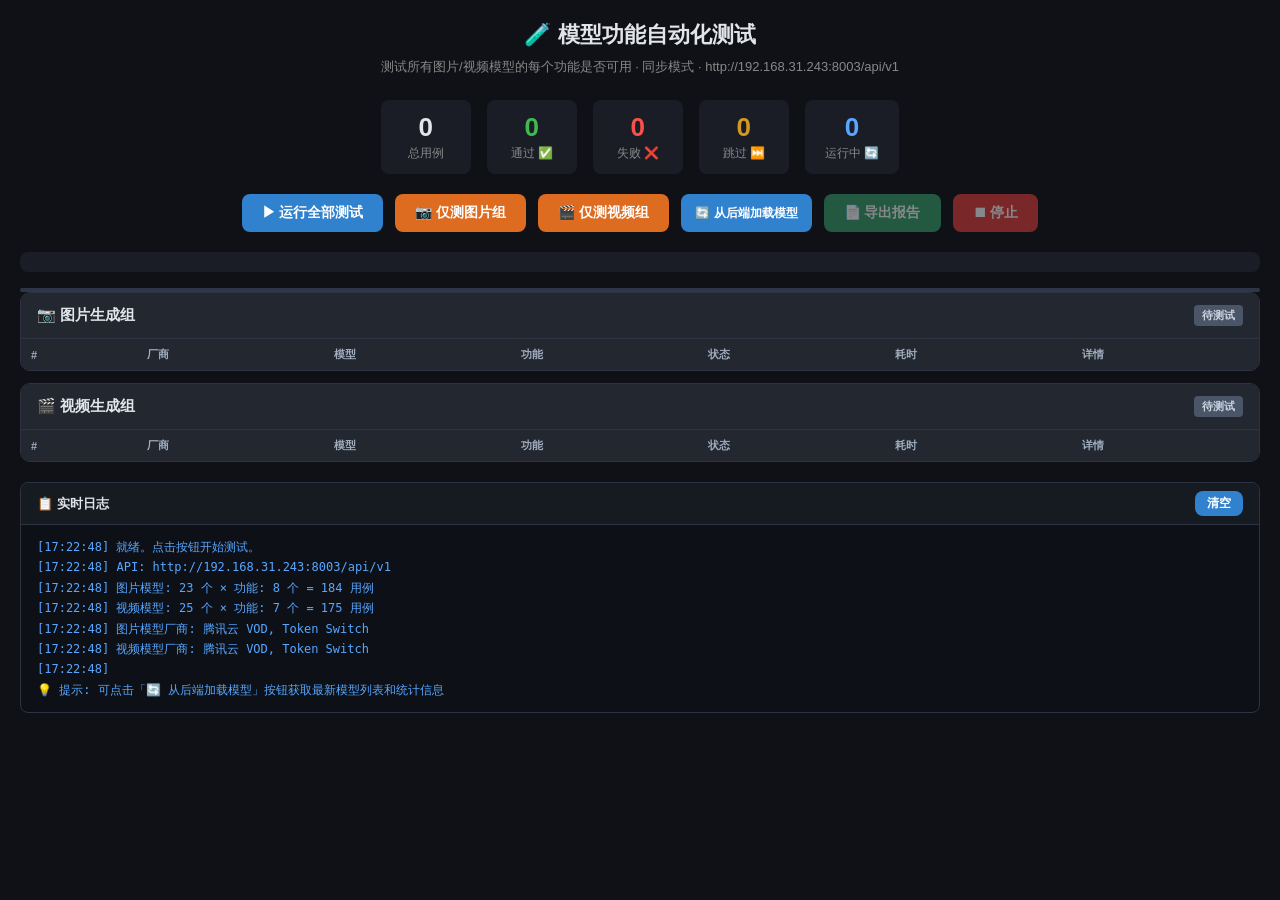
<file: model_test.html>
<!DOCTYPE html>
<html lang="zh-CN">
<head>
<meta charset="UTF-8">
<meta name="viewport" content="width=device-width, initial-scale=1.0">
<title>模型功能测试 - 视频大模型整合平台</title>
<style>
* { margin: 0; padding: 0; box-sizing: border-box; }
body { font-family: -apple-system, 'Segoe UI', sans-serif; background: #0f1117; color: #e1e4e8; padding: 20px; }
h1 { text-align: center; margin-bottom: 8px; font-size: 22px; }
.subtitle { text-align: center; color: #888; margin-bottom: 24px; font-size: 13px; }
.controls { display: flex; gap: 12px; justify-content: center; margin-bottom: 20px; flex-wrap: wrap; }
.btn { padding: 10px 20px; border: none; border-radius: 8px; cursor: pointer; font-size: 14px; font-weight: 600; transition: all .2s; }
.btn-primary { background: #3182ce; color: #fff; }
.btn-primary:hover { background: #2c6cb8; }
.btn-success { background: #38a169; color: #fff; }
.btn-success:hover { background: #2f8557; }
.btn-danger { background: #e53e3e; color: #fff; }
.btn-danger:hover { background: #c53030; }
.btn-warning { background: #dd6b20; color: #fff; }
.btn-warning:hover { background: #c05621; }
.btn-info { background: #3182ce; color: #fff; }
.btn-info:hover { background: #2c6cb8; }
.btn-sm { padding: 6px 14px; font-size: 12px; }
.btn:disabled { opacity: .5; cursor: not-allowed; }

#statusBar { text-align: center; padding: 10px; margin-bottom: 16px; border-radius: 8px; font-size: 14px; background: #1a1d26; }
#statusBar.running { background: #1a365d; color: #63b3ed; }
#statusBar.done { background: #22543d; color: #68d391; }
#statusBar.error { background: #742a2a; color: #feb2b2; }

.grid { display: grid; gap: 12px; max-width: 1500px; margin: 0 auto; }
.card { background: #1a1d26; border-radius: 10px; overflow: hidden; border: 1px solid #2d3342; }
.card-header { display: flex; align-items: center; justify-content: space-between; padding: 12px 16px; background: #23272f; border-bottom: 1px solid #2d3342; font-weight: 700; font-size: 15px; }
.card-header .badge { font-size: 11px; padding: 3px 8px; border-radius: 4px; font-weight: 600; }
.badge-pending { background: #4a5568; color: #cbd5e0; }
.badge-running { background: #2b6cb0; color: #bee3f8; }
.badge-pass { background: #276749; color: #c6f6d5; }
.badge-fail { background: #9b2c2c; color: #fed7d7; }
.badge-skip { background: #744210; color: #fefcbf; }

.test-table { width: 100%; border-collapse: collapse; font-size: 13px; }
.test-table th { background: #23272f; padding: 8px 10px; text-align: left; font-weight: 600; color: #a0aec0; font-size: 11px; text-transform: uppercase; letter-spacing: .5px; position: sticky; top: 0; }
.test-table td { padding: 7px 10px; border-top: 1px solid #2d3342; vertical-align: top; }
.test-table tr:hover td { background: #22262f; }
.test-table .model-name { font-weight: 600; white-space: nowrap; }
.test-table .feature-name { color: #90cdf4; }
.test-table .result-detail { font-size: 11px; color: #a0aec0; word-break: break-all; line-height: 1.5; }

.vendor-tag-a { display: inline-block; font-size: 10px; font-weight: 700; padding: 1px 6px; border-radius: 3px; background: #2c5282; color: #bee3f8; white-space: nowrap; }
.vendor-tag-b { display: inline-block; font-size: 10px; font-weight: 700; padding: 1px 6px; border-radius: 3px; background: #744210; color: #fefcbf; white-space: nowrap; }
.vendor-tag-unknown { display: inline-block; font-size: 10px; font-weight: 700; padding: 1px 6px; border-radius: 3px; background: #4a5568; color: #cbd5e0; white-space: nowrap; }

.progress-bar { height: 4px; background: #2d3748; border-radius: 2px; overflow: hidden; margin-top: 8px; }
.progress-fill { height: 100%; background: #3182ce; transition: width .3s; }
.stats { display: flex; gap: 16px; justify-content: center; margin-bottom: 20px; flex-wrap: wrap; }
.stat-item { text-align: center; padding: 12px 20px; background: #1a1d26; border-radius: 8px; min-width: 90px; }
.stat-num { font-size: 26px; font-weight: 800; }
.stat-label { font-size: 12px; color: #888; margin-top: 2px; }
.log-area { max-width: 1500px; margin: 20px auto; background: #0d1117; border-radius: 8px; border: 1px solid #2d3342; overflow: hidden; }
.log-header { display: flex; justify-content: space-between; align-items: center; padding: 8px 16px; background: #161b22; border-bottom: 1px solid #2d3342; font-size: 13px; font-weight: 600; }
.log-body { padding: 12px 16px; font-family: 'Cascadia Code', 'Fira Code', monospace; font-size: 12px; line-height: 1.7; max-height: 400px; overflow-y: auto; white-space: pre-wrap; color: #c9d1d9; }
.log-info { color: #58a6ff; }
.log-ok { color: #3fb950; }
.log-warn { color: #d29922; }
.log-err { color: #f85149; }

.summary-panel { max-width: 1500px; margin: 0 auto 20px; background: #1a1d26; border-radius: 8px; border: 1px solid #2d3342; padding: 16px 20px; }
.summary-grid { display: grid; grid-template-columns: repeat(auto-fit, minmax(200px, 1fr)); gap: 12px; }
.summary-item { background: #23272f; border-radius: 6px; padding: 12px 16px; }
.summary-item-title { font-size: 11px; color: #888; text-transform: uppercase; letter-spacing: .5px; margin-bottom: 4px; }
.summary-item-value { font-size: 22px; font-weight: 800; }
.summary-item-sub { font-size: 11px; color: #a0aec0; margin-top: 2px; }
</style>
</head>
<body>

<h1>🧪 模型功能自动化测试</h1>
<p class="subtitle">测试所有图片/视频模型的每个功能是否可用 · 同步模式 · <span id="apiUrl">http://192.168.31.243:8003/api/v1</span></p>

<div class="summary-panel" id="summaryPanel" style="display:none;">
    <div class="summary-grid" id="summaryGrid"></div>
</div>

<div class="stats" id="stats">
    <div class="stat-item"><div class="stat-num" id="statTotal">0</div><div class="stat-label">总用例</div></div>
    <div class="stat-item"><div class="stat-num" style="color:#3fb950;" id="statPass">0</div><div class="stat-label">通过 ✅</div></div>
    <div class="stat-item"><div class="stat-num" style="color:#f85149;" id="statFail">0</div><div class="stat-label">失败 ❌</div></div>
    <div class="stat-item"><div class="stat-num" style="color:#d29922;" id="statSkip">0</div><div class="stat-label">跳过 ⏭️</div></div>
    <div class="stat-item"><div class="stat-num" style="color:#58a6ff;" id="statRunning">0</div><div class="stat-label">运行中 🔄</div></div>
</div>

<div class="controls">
    <button class="btn btn-primary" onclick="runAllTests()" id="btnRunAll">▶ 运行全部测试</button>
    <button class="btn btn-warning" onclick="runImageTests()" id="btnRunImg">📷 仅测图片组</button>
    <button class="btn btn-warning" onclick="runVideoTests()" id="btnRunVid">🎬 仅测视频组</button>
    <button class="btn btn-info btn-sm" onclick="loadModelsFromAPI()" id="btnLoadAPI">🔄 从后端加载模型</button>
    <button class="btn btn-success" onclick="exportReport()" id="btnExport" disabled>📄 导出报告</button>
    <button class="btn btn-danger" onclick="stopTests()" id="btnStop" disabled>⏹ 停止</button>
</div>

<div id="statusBar"></div>
<div class="progress-bar"><div class="progress-fill" id="progressFill" style="width:0%"></div></div>

<div class="grid" id="testGrid"></div>

<div class="log-area">
    <div class="log-header"><span>📋 实时日志</span><button class="btn btn-primary" style="padding:4px 12px;font-size:12px;" onclick="clearLog()">清空</button></div>
    <div class="log-body" id="logBody"></div>
</div>

<script>
const API_BASE = 'http://192.168.31.243:8003/api/v1';
let isRunning = false;
let shouldStop = false;
let testResults = [];
let abortController = null;
let apiSummary = null;

const IMAGE_MODELS = [
    { id: 'image_5.0_lite', name: '图片5.0 Lite', vendor: 'vendor_a', vendor_name: '腾讯云 VOD' },
    { id: 'image_4.6', name: '图片4.6', vendor: 'vendor_a', vendor_name: '腾讯云 VOD' },
    { id: 'image_4.5', name: '图片4.5', vendor: 'vendor_a', vendor_name: '腾讯云 VOD' },
    { id: 'image_4.1', name: '图片4.1', vendor: 'vendor_a', vendor_name: '腾讯云 VOD' },
    { id: 'image_4.0', name: '图片4.0', vendor: 'vendor_a', vendor_name: '腾讯云 VOD' },
    { id: 'kling_3_0', name: 'Kling 3.0', vendor: 'vendor_a', vendor_name: '腾讯云 VOD' },
    { id: 'kling3.0-omni_3_0_Omini', name: 'Kling3.0-Omni', vendor: 'vendor_a', vendor_name: '腾讯云 VOD' },
    { id: 'kling_01', name: 'Kling 0.1', vendor: 'vendor_a', vendor_name: '腾讯云 VOD' },
    { id: 'vidu_q2', name: 'Vidu q2', vendor: 'vendor_a', vendor_name: '腾讯云 VOD' },
    { id: 'gg_3_1', name: 'GG 3.1', vendor: 'vendor_a', vendor_name: '腾讯云 VOD' },
    { id: 'sl_5_0_lite', name: 'SL 5.0 Lite', vendor: 'vendor_a', vendor_name: '腾讯云 VOD' },
    { id: 'sl_4_5', name: 'SL 4.5', vendor: 'vendor_a', vendor_name: '腾讯云 VOD' },
    { id: 'sl_4_0', name: 'SL 4.0', vendor: 'vendor_a', vendor_name: '腾讯云 VOD' },
    { id: 'og_image2_medium', name: 'OG Image2 Medium', vendor: 'vendor_a', vendor_name: '腾讯云 VOD' },
    { id: 'og_image2_low', name: 'OG Image2 Low', vendor: 'vendor_a', vendor_name: '腾讯云 VOD' },
    { id: 'gpt-image-2', name: 'GPT Image 2', vendor: 'vendor_b', vendor_name: 'Token Switch' },
    { id: 'gemini-3.1-flash-image-preview', name: 'Gemini 3.1 Flash Image', vendor: 'vendor_b', vendor_name: 'Token Switch' },
    { id: 'gemini-3-pro-image-preview', name: 'Gemini 3 Pro Image', vendor: 'vendor_b', vendor_name: 'Token Switch' },
    { id: 'gemini-2.5-flash-image', name: 'Gemini 2.5 Flash Image', vendor: 'vendor_b', vendor_name: 'Token Switch' },
    { id: 'happyhorse-1.0-video-edit-1080p', name: 'HappyHorse Video Edit 1080P', vendor: 'vendor_b', vendor_name: 'Token Switch' },
    { id: 'happyhorse-1.0-video-edit-720p', name: 'HappyHorse Video Edit 720P', vendor: 'vendor_b', vendor_name: 'Token Switch' },
    { id: 'happyhorse-1.0-r2v-1080p', name: 'HappyHorse R2V 1080P', vendor: 'vendor_b', vendor_name: 'Token Switch' },
    { id: 'happyhorse-1.0-r2v-720p', name: 'HappyHorse R2V 720P', vendor: 'vendor_b', vendor_name: 'Token Switch' }
];

const IMAGE_FEATURES = [
    { id: 'text_to_image', name: '文生图', prompt: '一只可爱的橘猫坐在窗台上看夕阳' },
    { id: 'image_reference', name: '参考图', prompt: '参考风格生成类似画面', needFile: true },
    { id: 'style_transfer', name: '风格转换', prompt: '将照片转换为水彩画风格' },
    { id: 'inpainting', name: '局部重绘', prompt: '将画面中的天空部分重绘为星空' },
    { id: 'outpainting', name: '扩图', prompt: '向四周扩展画面内容' },
    { id: 'object_removal', name: '消除笔', prompt: '移除画面中的杂物' },
    { id: 'face_swap', name: 'AI换脸', prompt: '替换人脸' },
    { id: 'outfit_change', name: 'AI换装', prompt: '更换服装为汉服' }
];

const VIDEO_MODELS = [
    { id: 'seedance_2.0_fast_vip', name: 'Seedance 2.0 Fast VIP', vendor: 'vendor_a', vendor_name: '腾讯云 VOD' },
    { id: 'seedance_2.0_vip', name: 'Seedance 2.0 VIP', vendor: 'vendor_a', vendor_name: '腾讯云 VOD' },
    { id: 'seedance_2.0_fast', name: 'Seedance 2.0 Fast', vendor: 'vendor_a', vendor_name: '腾讯云 VOD' },
    { id: 'seedance_2.0', name: 'Seedance 2.0', vendor: 'vendor_a', vendor_name: '腾讯云 VOD' },
    { id: 'kling_3_0', name: 'Kling 3.0', vendor: 'vendor_a', vendor_name: '腾讯云 VOD' },
    { id: 'kling3.0-omni_3_0_Omini', name: 'Kling3.0-Omni', vendor: 'vendor_a', vendor_name: '腾讯云 VOD' },
    { id: 'kling_01', name: 'Kling 0.1', vendor: 'vendor_a', vendor_name: '腾讯云 VOD' },
    { id: 'vidu_q2', name: 'Vidu q2', vendor: 'vendor_a', vendor_name: '腾讯云 VOD' },
    { id: 'gg_3_1', name: 'GG 3.1', vendor: 'vendor_a', vendor_name: '腾讯云 VOD' },
    { id: 'hailuo_02', name: 'Hailuo 02', vendor: 'vendor_a', vendor_name: '腾讯云 VOD' },
    { id: 'gv_3_1', name: 'GV 3.1', vendor: 'vendor_a', vendor_name: '腾讯云 VOD' },
    { id: 'kling_2_1', name: 'Kling 2.1', vendor: 'vendor_a', vendor_name: '腾讯云 VOD' },
    { id: 'kling_2_6', name: 'Kling 2.6', vendor: 'vendor_a', vendor_name: '腾讯云 VOD' },
    { id: 'vidu_q3', name: 'Vidu Q3', vendor: 'vendor_a', vendor_name: '腾讯云 VOD' },
    { id: 'vidu_q2_turbo', name: 'Vidu Q2 Turbo', vendor: 'vendor_a', vendor_name: '腾讯云 VOD' },
    { id: 'happyhorse-1.0-video-gen-1080p', name: 'HappyHorse Video Gen 1080P', vendor: 'vendor_b', vendor_name: 'Token Switch' },
    { id: 'happyhorse-1.0-video-gen-720p', name: 'HappyHorse Video Gen 720P', vendor: 'vendor_b', vendor_name: 'Token Switch' },
    { id: 'happyhorse-1.0-video-edit-1080p', name: 'HappyHorse Video Edit 1080P', vendor: 'vendor_b', vendor_name: 'Token Switch' },
    { id: 'happyhorse-1.0-video-edit-720p', name: 'HappyHorse Video Edit 720P', vendor: 'vendor_b', vendor_name: 'Token Switch' },
    { id: 'happyhorse-1.0-r2v-1080p', name: 'HappyHorse R2V 1080P', vendor: 'vendor_b', vendor_name: 'Token Switch' },
    { id: 'happyhorse-1.0-r2v-720p', name: 'HappyHorse R2V 720P', vendor: 'vendor_b', vendor_name: 'Token Switch' },
    { id: 'gemini-3.1-flash-video', name: 'Gemini 3.1 Flash Video', vendor: 'vendor_b', vendor_name: 'Token Switch' },
    { id: 'gemini-3-pro-video', name: 'Gemini 3 Pro Video', vendor: 'vendor_b', vendor_name: 'Token Switch' },
    { id: 'gemini-2.5-flash-video', name: 'Gemini 2.5 Flash Video', vendor: 'vendor_b', vendor_name: 'Token Switch' },
    { id: 'suno-video', name: 'Suno Video', vendor: 'vendor_b', vendor_name: 'Token Switch' }
];

const VIDEO_FEATURES = [
    { id: 'text_to_video', name: '视频扩写(文生视频)', prompt: '一只蝴蝶在花丛中飞舞，花瓣飘落' },
    { id: 'global_reference', name: '全能参考(图生视频)', prompt: '让画面中的元素动起来', needFile: true },
    { id: 'first_last_frame', name: '首尾帧生成', prompt: '平滑过渡动画效果' },
    { id: 'multi_reference', name: '多帧参考', prompt: '让两个角色互动跳舞', needFileMulti: true },
    { id: 'template_effect', name: '特效复刻', prompt: '应用电影级特效模板' },
    { id: 'motion_control', name: '动作模仿', prompt: '模仿指定动作轨迹' },
    { id: 'lip_sync', name: '对口型', prompt: '让角色口型与音频同步' }
];

const TEST_PROMPTS = {
    image: '一只可爱的橘猫坐在窗台上看夕阳，温暖的午后光线',
    video: '一只蝴蝶在花丛中飞舞，花瓣随风缓缓飘落'
};

function log(msg, type = 'info') {
    const el = document.getElementById('logBody');
    const time = new Date().toLocaleTimeString('zh-CN', { hour12: false });
    const cls = type === 'ok' ? 'log-ok' : type === 'warn' ? 'log-warn' : type === 'err' ? 'log-err' : 'log-info';
    el.innerHTML += `<span class="${cls}">[${time}] ${msg}</span>\n`;
    el.scrollTop = el.scrollHeight;
}

function clearLog() { document.getElementById('logBody').innerHTML = ''; }

function getVendorTag(vendor) {
    if (vendor === 'vendor_a') return '<span class="vendor-tag-a">腾讯云</span>';
    if (vendor === 'vendor_b') return '<span class="vendor-tag-b">TS</span>';
    return '<span class="vendor-tag-unknown">' + (vendor || '?') + '</span>';
}

function updateStats() {
    const total = testResults.length;
    const pass = testResults.filter(r => r.status === 'pass').length;
    const fail = testResults.filter(r => r.status === 'fail').length;
    const skip = testResults.filter(r => r.status === 'skip').length;
    const running = testResults.filter(r => r.status === 'running').length;
    document.getElementById('statTotal').textContent = total;
    document.getElementById('statPass').textContent = pass;
    document.getElementById('statFail').textContent = fail;
    document.getElementById('statSkip').textContent = skip;
    document.getElementById('statRunning').textContent = running;

    const done = pass + fail + skip;
    const pct = total > 0 ? Math.round(done / total * 100) : 0;
    document.getElementById('progressFill').style.width = pct + '%';
}

function setStatus(msg, cls) {
    const el = document.getElementById('statusBar');
    el.textContent = msg;
    el.className = cls;
}

function setButtons(running) {
    isRunning = running;
    document.getElementById('btnRunAll').disabled = running;
    document.getElementById('btnRunImg').disabled = running;
    document.getElementById('btnRunVid').disabled = running;
    document.getElementById('btnLoadAPI').disabled = running;
    document.getElementById('btnStop').disabled = !running;
}

function renderSummaryPanel() {
    const panel = document.getElementById('summaryPanel');
    const grid = document.getElementById('summaryGrid');

    if (!apiSummary) {
        panel.style.display = 'none';
        return;
    }

    panel.style.display = 'block';
    const s = apiSummary;

    let html = '';
    html += `<div class="summary-item"><div class="summary-item-title">📷 图片模型</div><div class="summary-item-value">${s.total_image_models}</div><div class="summary-item-sub">厂商: ${s.vendors?.join(', ') || '-'}</div></div>`;
    html += `<div class="summary-item"><div class="summary-item-title">🎬 视频模型</div><div class="summary-item-value">${s.total_video_models}</div><div class="summary-item-sub">含 Token Switch 模型</div></div>`;
    html += `<div class="summary-item"><div class="summary-item-title">🔊 音色</div><div class="summary-item-value">${s.total_voices}</div><div class="summary-item-sub">TTS 音色列表</div></div>`;
    grid.innerHTML = html;
}

function renderGrid() {
    const grid = document.getElementById('testGrid');
    let html = '';

    html += '<div class="card">';
    html += '<div class="card-header"><span>📷 图片生成组</span><span class="badge badge-pending" id="imgBadge">待测试</span></div>';
    html += '<table class="test-table"><thead><tr><th>#</th><th>厂商</th><th>模型</th><th>功能</th><th>状态</th><th>耗时</th><th>详情</th></tr></thead><tbody id="imgBody"></tbody></table>';
    html += '</div>';

    html += '<div class="card">';
    html += '<div class="card-header"><span>🎬 视频生成组</span><span class="badge badge-pending" id="vidBadge">待测试</span></div>';
    html += '<table class="test-table"><thead><tr><th>#</th><th>厂商</th><th>模型</th><th>功能</th><th>状态</th><th>耗时</th><th>详情</th></tr></thead><tbody id="vidBody"></tbody></table>';
    html += '</div>';

    grid.innerHTML = html;
}

function renderRow(idx, model, feature, result) {
    let badgeCls = 'badge-pending', badgeText = '⏳ 待测';
    if (result) {
        if (result.status === 'running') { badgeCls = 'badge-running'; badgeText = '🔄 测试中'; }
        else if (result.status === 'pass') { badgeCls = 'badge-pass'; badgeText = '✅ 通过'; }
        else if (result.status === 'fail') { badgeCls = 'badge-fail'; badgeText = '❌ 失败'; }
        else if (result.status === 'skip') { badgeCls = 'badge-skip'; badgeText = '⏭️ 跳过'; }
    }
    return `<tr id="row-${idx}">
        <td>${idx + 1}</td>
        <td>${getVendorTag(model.vendor)}</td>
        <td class="model-name">${model.name}</td>
        <td class="feature-name">${feature.name}</td>
        <td><span class="badge ${badgeCls}">${badgeText}</span></td>
        <td>${result?.duration ? result.duration + 'ms' : '-'}</td>
        <td class="result-detail">${result?.detail || ''}</td>
    </tr>`;
}

async function loadModelsFromAPI() {
    const btn = document.getElementById('btnLoadAPI');
    btn.disabled = true;
    btn.textContent = '⏳ 加载中...';
    log('🔄 正在从后端加载模型列表...', 'info');

    try {
        const resp = await fetch(`${API_BASE}/models`);
        const data = await resp.json();

        if (data.code !== 200 || !data.data) {
            throw new Error(data.message || '返回数据异常');
        }

        apiSummary = data.data.summary || null;

        const apiImgModels = (data.data.image_models || []).map(m => ({
            id: m.id,
            name: m.name,
            vendor: m.vendor || '',
            vendor_name: m.vendor_name || ''
        }));

        const apiVidModels = (data.data.video_models || []).map(m => ({
            id: m.id,
            name: m.name,
            vendor: m.vendor || '',
            vendor_name: m.vendor_name || ''
        }));

        log(`✅ 从后端加载成功: 图片=${apiImgModels.length}, 视频=${apiVidModels.length}`, 'ok');

        if (apiSummary) {
            log(`📊 统计: 图片=${apiSummary.total_image_models}, 视频=${apiSummary.total_video_models}, 音色=${apiSummary.total_voices}`, 'info');
        }

        if (apiImgModels.length > 0) {
            IMAGE_MODELS.length = 0;
            IMAGE_MODELS.push(...apiImgModels);
        }
        if (apiVidModels.length > 0) {
            VIDEO_MODELS.length = 0;
            VIDEO_MODELS.push(...apiVidModels);
        }

        renderSummaryPanel();
        renderGrid();
        updateStats();

        log(`📋 当前用例数: 图片 ${IMAGE_MODELS.length}×${IMAGE_FEATURES.length}=${IMAGE_MODELS.length*IMAGE_FEATURES.length}, 视频 ${VIDEO_MODELS.length}×${VIDEO_FEATURES.length}=${VIDEO_MODELS.length*VIDEO_FEATURES.length}`, 'info');
        btn.textContent = '✅ 已从后端加载';

    } catch (err) {
        log(`❌ 加载失败: ${err.message}`, 'err');
        btn.textContent = '🔄 从后端加载模型（失败）';
    }
    btn.disabled = false;
}

async function runSingleTest(idx, sceneType, model, feature) {
    const rowId = `row-${idx}`;
    const rowEl = document.getElementById(rowId);
    if (!rowEl) return null;

    const result = {
        idx,
        sceneType,
        model: model.name,
        vendor: model.vendor || '',
        vendor_name: model.vendor_name || '',
        feature: feature.name,
        status: 'running',
        startTime: Date.now()
    };
    testResults[idx] = result;
    updateStats();

    rowEl.innerHTML = renderRow(idx, model, feature, result);
    log(`[测试 ${idx + 1}] ${sceneType === 'image' ? '📷' : '🎬'} [${model.vendor_name || model.vendor || '?'}] ${model.name} × ${feature.name} ...`, 'info');

    try {
        const body = buildRequestBody(sceneType, model.id, feature, model.vendor);
        const startTs = Date.now();
        const resp = await fetch(`${API_BASE}/generate?sync=true`, {
            method: 'POST',
            headers: { 'Content-Type': 'application/json' },
            body: JSON.stringify(body),
            signal: abortController.signal,
        });
        const elapsed = Date.now() - startTs;
        const data = await resp.json();

        if (data.code === 200 && data.data) {
            const hasResult = data.data.result &&
                (Array.isArray(data.data.result.images) && data.data.result.images.length > 0 ||
                 data.data.result.video_url ||
                 (data.data.result.video && data.data.result.video.url));

            if (hasResult) {
                result.status = 'pass';
                result.detail = `code=200, 耗时=${elapsed}ms, task_id=${data.data.task_id}`;
                log(`[测试 ${idx + 1}] ✅ 通过 (${elapsed}ms) task_id=${data.data.task_id}`, 'ok');
            } else {
                result.status = 'fail';
                result.detail = `code=200 但 result 为空或无有效数据。data: ${JSON.stringify(data.data).substring(0, 300)}`;
                log(`[测试 ${idx + 1}] ❌ 失败: 返回成功但无结果数据`, 'err');
            }
        } else {
            result.status = 'fail';
            result.detail = `code=${data.code}, msg=${data.message}`;
            log(`[测试 ${idx + 1}] ❌ 失败: code=${data.code} msg=${data.message}`, 'err');
        }
        result.duration = elapsed;
    } catch (err) {
        if (err.name === 'AbortError') {
            result.status = 'skip';
            result.detail = '用户停止';
            log(`[测试 ${idx + 1}] ⏭️ 已跳过（停止）`, 'warn');
        } else {
            result.status = 'fail';
            result.detail = err.message.substring(0, 300);
            log(`[测试 ${idx + 1}] ❌ 异常: ${err.message}`, 'err');
        }
        result.duration = Date.now() - result.startTime;
    }

    testResults[idx] = result;
    updateStats();
    rowEl.innerHTML = renderRow(idx, model, feature, result);

    await sleep(300);
    return result;
}

function buildRequestBody(sceneType, modelId, feature, vendor) {
    if (sceneType === 'image') {
        return {
            output_type: 'image',
            model: modelId,
            vendor: vendor || undefined,
            feature: feature.id,
            parameters: { resolution: '1080P', ratio: '1:1', count: 1 },
            prompt: feature.prompt || TEST_PROMPTS.image,
            input_files: []
        };
    } else {
        const params = { resolution: '1080P', duration: 4, ratio: '16:9' };
        if (feature.id === 'lip_sync') {
            params.face_id = 0;
            params.audio_start_time = 0;
            params.audio_volume = 1.0;
            params.original_audio_volume = 0.0;
        }
        return {
            output_type: 'video',
            model: modelId,
            vendor: vendor || undefined,
            feature: feature.id,
            parameters: params,
            prompt: feature.prompt || TEST_PROMPTS.video,
            input_files: []
        };
    }
}

function sleep(ms) { return new Promise(r => setTimeout(r, ms)); }

async function runTestSuite(suiteName, models, features, sceneType, bodyId, badgeId) {
    const totalCases = models.length * features.length;
    log(`\n${'='.repeat(60)}`);
    log(`🚀 开始测试 [${suiteName}] — ${models.length} 个模型 × ${features.length} 个功能 = ${totalCases} 个用例`);

    const vendors = [...new Set(models.map(m => m.vendor).filter(Boolean))];
    if (vendors.length > 0) {
        log(`   厂商分布: ${vendors.map(v => {
            const count = models.filter(m => m.vendor === v).length;
            const name = models.find(m => m.vendor === v)?.vendor_name || v;
            return `${name}(${count})`;
        }).join(', ')}`);
    }
    log(`${'='.repeat(60)}\n`);

    const body = document.getElementById(bodyId);
    body.innerHTML = '';
    let idxOffset = testResults.length;

    for (let mi = 0; mi < models.length; mi++) {
        for (let fi = 0; fi < features.length; fi++) {
            if (shouldStop) break;
            const idx = idxOffset + mi * features.length + fi;
            body.innerHTML += renderRow(idx, models[mi], features[fi], null);
        }
    }

    let passCount = 0, failCount = 0, skipCount = 0;
    const badge = document.getElementById(badgeId);

    for (let mi = 0; mi < models.length; mi++) {
        for (let fi = 0; fi < features.length; fi++) {
            if (shouldStop) break;
            const idx = idxOffset + mi * features.length + fi;
            const result = await runSingleTest(idx, sceneType, models[mi], features[fi]);
            if (result) {
                if (result.status === 'pass') passCount++;
                else if (result.status === 'fail') failCount++;
                else skipCount++;
            }
        }
    }

    badge.className = failCount > 0 ? 'badge-fail' : passCount > 0 ? 'badge-pass' : 'badge-skip';
    badge.textContent = `通过${passCount}/失败${failCount}/跳过${skipCount}`;

    log(`\n${'─'.repeat(40)}`);
    log(`📊 [${suiteName}] 完成: ✅${passCount} ❌${failCount} ⏭️${skipCount}\n`);
    return { pass: passCount, fail: failCount, skip: skipCount };
}

async function runAllTests() {
    shouldStop = false;
    abortController = new AbortController();
    setButtons(true);
    testResults = [];
    renderGrid();
    updateStats();
    setStatus('正在运行全部测试...', 'running');

    await runTestSuite('图片生成组', IMAGE_MODELS, IMAGE_FEATURES, 'image', 'imgBody', 'imgBadge');
    if (!shouldStop) {
        await runTestSuite('视频生成组', VIDEO_MODELS, VIDEO_FEATURES, 'video', 'vidBody', 'vidBadge');
    }

    setButtons(false);
    const totalFail = testResults.filter(r => r.status === 'fail').length;
    setStatus(totalFail > 0 ? `测试完成，${totalFail} 个失败` : `全部完成！`, totalFail > 0 ? 'error' : 'done');
    document.getElementById('btnExport').disabled = false;
}

async function runImageTests() {
    shouldStop = false;
    abortController = new AbortController();
    setButtons(true);
    testResults = [];
    renderGrid();
    updateStats();
    setStatus('正在测试图片生成组...', 'running');
    await runTestSuite('图片生成组', IMAGE_MODELS, IMAGE_FEATURES, 'image', 'imgBody', 'imgBadge');
    setButtons(false);
    const totalFail = testResults.filter(r => r.status === 'fail').length;
    setStatus(totalFail > 0 ? `测试完成，${totalFail} 个失败` : `图片组测试完成！`, totalFail > 0 ? 'error' : 'done');
    document.getElementById('btnExport').disabled = false;
}

async function runVideoTests() {
    shouldStop = false;
    abortController = new AbortController();
    setButtons(true);
    testResults = [];
    renderGrid();
    updateStats();
    setStatus('正在测试视频生成组...', 'running');
    await runTestSuite('视频生成组', VIDEO_MODELS, VIDEO_FEATURES, 'video', 'vidBody', 'vidBadge');
    setButtons(false);
    const totalFail = testResults.filter(r => r.status === 'fail').length;
    setStatus(totalFail > 0 ? `测试完成，${totalFail} 个失败` : `视频组测试完成！`, totalFail > 0 ? 'error' : 'done');
    document.getElementById('btnExport').disabled = false;
}

function stopTests() {
    shouldStop = true;
    if (abortController) abortController.abort();
    log('\n⏹ 用户请求停止测试\n', 'warn');
}

function exportReport() {
    const now = new Date().toLocaleString('zh-CN');
    const total = testResults.length;
    const pass = testResults.filter(r => r.status === 'pass').length;
    const fail = testResults.filter(r => r.status === 'fail').length;
    const skip = testResults.filter(r => r.status === 'skip').length;
    const rate = total > 0 ? ((pass / total) * 100).toFixed(1) : 0;

    let md = `# 模型功能测试报告\n\n`;
    md += `- **测试时间**: ${now}\n`;
    md += `- **API 地址**: ${API_BASE}\n`;
    md += `- **测试模式**: 同步模式 (\`?sync=true\`)\n`;

    if (apiSummary) {
        md += `\n## 🔗 后端统计信息\n\n`;
        md += `| 指标 | 数量 |\n|------|------|\n| 图片模型 | ${apiSummary.total_image_models} |\n| 视频模型 | ${apiSummary.total_video_models} |\n| 音色 | ${apiSummary.total_voices} |\n| 厂商 | ${(apiSummary.vendors || []).join(', ')} |\n\n`;
    }

    md += `## 📊 总体统计\n\n`;
    md += `| 指标 | 数量 |\n|------|------|\n| 总用例 | ${total} |\n| 通过 ✅ | ${pass} |\n| 失败 ❌ | ${fail} |\n| 跳过 ⏭️ | ${skip} |\n| 通过率 | ${rate}% |\n\n`;

    const imgResults = testResults.filter(r => r.sceneType === 'image');
    const vidResults = testResults.filter(r => r.sceneType === 'video');

    function renderSection(title, results) {
        md += `## ${title}\n\n`;
        md += `| # | 厂商 | 模型 | 功能 | 状态 | 耗时 | 详情 |\n|---|------|------|------|------|------|------|\n`;
        results.forEach((r, i) => {
            const icon = r.status === 'pass' ? '✅' : r.status === 'fail' ? '❌' : r.status === 'skip' ? '⏭️' : '⏳';
            const vName = r.vendor_name || r.vendor || '-';
            md += `| ${i + 1} | ${vName} | ${r.model} | ${r.feature} | ${icon} ${r.status} | ${r.duration || '-'}ms | ${(r.detail || '').replace(/\|/g, '\\|')} |\n`;
        });
        const p = results.filter(x => x.status === 'pass').length;
        const f = results.filter(x => x.status === 'fail').length;
        const byVendor = {};
        results.forEach(r => { const v = r.vendor || 'unknown'; byVendor[v] = (byVendor[v] || 0) + 1; });
        md += `\n> 小计: 通过 **${p}**, 失败 **${f}**, 共 **${results.length}**\n`;
        md += `> 厂商分布: ${Object.entries(byVendor).map(([v,c])=>`${v}: ${c}`).join(' | ')}\n\n`;
    }

    renderSection('📷 图片生成组测试详情', imgResults);
    renderSection('🎬 视频生成组测试详情', vidResults);

    const fails = testResults.filter(r => r.status === 'fail');
    if (fails.length > 0) {
        md += `## ❌ 失败用例汇总\n\n`;
        fails.forEach((r, i) => {
            md += `### ${i + 1}. [${r.vendor_name || r.vendor || '?'}] ${r.model} × ${r.feature}\n\n`;
            md += `- **场景**: ${r.sceneType === 'image' ? '图片' : '视频'}\n`;
            md += `- **错误**: \`${r.detail}\`\n\n`;
        });
    }

    const blob = new Blob([md], { type: 'text/markdown;charset=utf-8' });
    const url = URL.createObjectURL(blob);
    const a = document.createElement('a');
    a.href = url;
    a.download = `模型测试报告_${new Date().toISOString().slice(0, 10)}.md`;
    a.click();
    URL.revokeObjectURL(url);
    log('📄 报告已导出', 'ok');
}

renderGrid();
updateStats();

log('就绪。点击按钮开始测试。', 'info');
log(`API: ${API_BASE}`, 'info');
log(`图片模型: ${IMAGE_MODELS.length} 个 × 功能: ${IMAGE_FEATURES.length} 个 = ${IMAGE_MODELS.length * IMAGE_FEATURES.length} 用例`, 'info');
log(`视频模型: ${VIDEO_MODELS.length} 个 × 功能: ${VIDEO_FEATURES.length} 个 = ${VIDEO_MODELS.length * VIDEO_FEATURES.length} 用例`, 'info');

const imgVendors = [...new Set(IMAGE_MODELS.map(m => m.vendor).filter(Boolean))];
const vidVendors = [...new Set(VIDEO_MODELS.map(m => m.vendor).filter(Boolean))];
if (imgVendors.length) log(`图片模型厂商: ${imgVendors.map(v => IMAGE_MODELS.find(m=>m.vendor===v)?.vendor_name||v).join(', ')}`, 'info');
if (vidVendors.length) log(`视频模型厂商: ${vidVendors.map(v => VIDEO_MODELS.find(m=>m.vendor===v)?.vendor_name||v).join(', ')}`, 'info');
log('\n💡 提示: 可点击「🔄 从后端加载模型」按钮获取最新模型列表和统计信息', 'info');
</script>
</body>
</html>
</file>
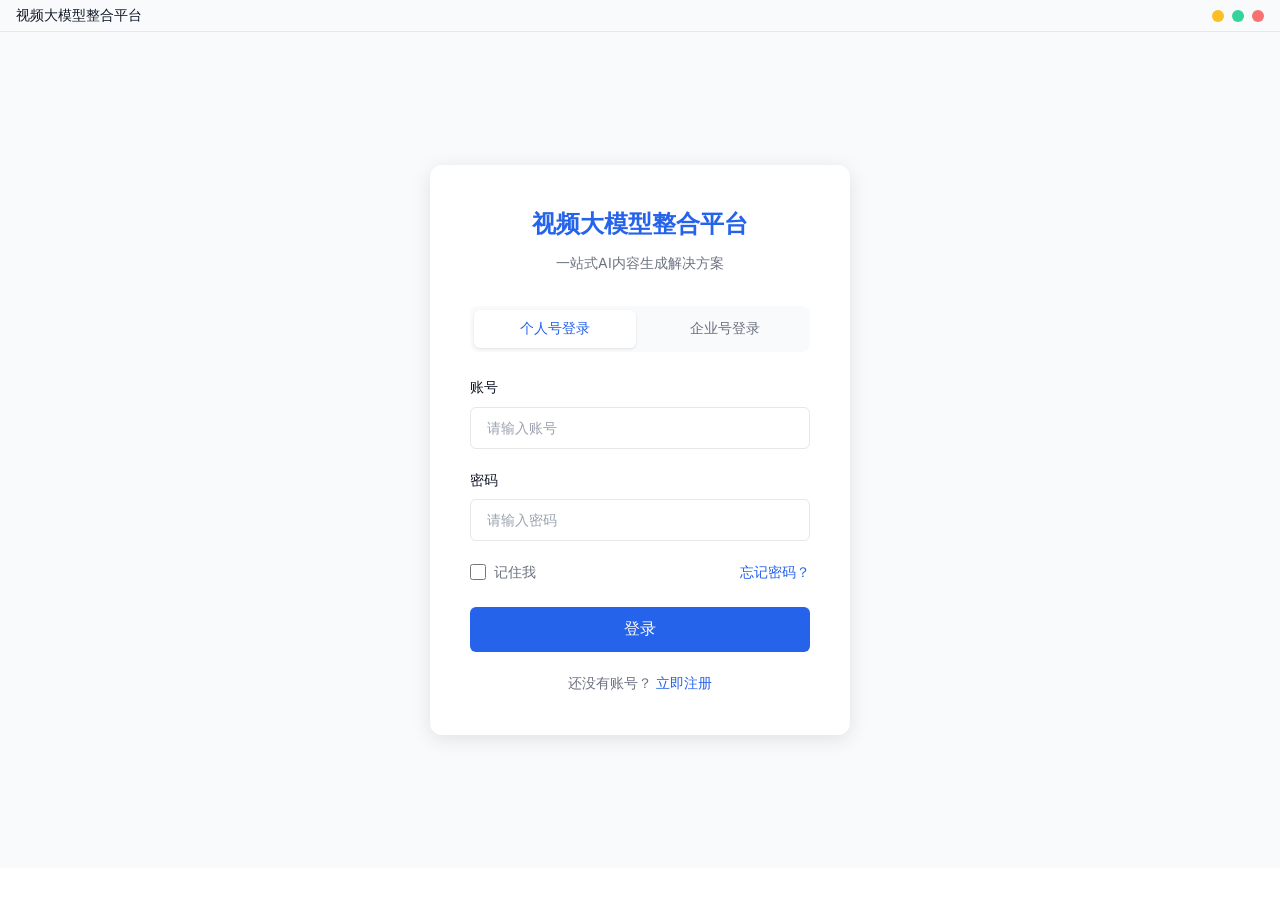
<file: pc_login.html>
<!DOCTYPE html>
<html lang="zh-CN">
<head>
    <meta charset="UTF-8">
    <meta name="viewport" content="width=device-width, initial-scale=1.0">
    <title>视频大模型整合平台 - 登录</title>
    <link rel="stylesheet" href="css/pc_style.css">
    <link rel="stylesheet" href="https://cdnjs.cloudflare.com/ajax/libs/font-awesome/6.4.0/css/all.min.css">
    <link rel="preconnect" href="https://fonts.googleapis.com">
    <link rel="preconnect" href="https://fonts.gstatic.com" crossorigin>
    <link href="https://fonts.googleapis.com/css2?family=Inter:wght@400;500;600&display=swap" rel="stylesheet">
</head>
<body>
    <div class="window-container">
        <div class="title-bar">
            <div class="title-bar-left">
                <span class="title-bar-logo">视频大模型整合平台</span>
            </div>
            <div class="window-controls">
                <button class="window-control minimize"></button>
                <button class="window-control maximize"></button>
                <button class="window-control close"></button>
            </div>
        </div>
        
        <div class="login-container">
            <div class="login-card">
                <div class="login-header">
                    <div class="logo">视频大模型整合平台</div>
                    <p class="slogan">一站式AI内容生成解决方案</p>
                </div>
                
                <div class="login-tabs">
                    <button class="tab-btn active" data-tab="personal">个人号登录</button>
                    <button class="tab-btn" data-tab="enterprise">企业号登录</button>
                </div>
                
                <div class="login-form">
                    <div class="form-group">
                        <label>账号</label>
                        <input type="text" id="username" placeholder="请输入账号">
                    </div>
                    
                    <div class="form-group">
                        <label>密码</label>
                        <input type="password" id="password" placeholder="请输入密码">
                    </div>
                    
                    <div class="form-options">
                        <label class="checkbox-label">
                            <input type="checkbox">
                            <span>记住我</span>
                        </label>
                        <a href="#" class="forgot-link">忘记密码？</a>
                    </div>
                    
                    <button class="login-btn">登录</button>
                    
                    <div class="register-link">
                        还没有账号？ <a href="#">立即注册</a>
                    </div>
                </div>
            </div>
        </div>
    </div>
    
    <script src="js/script.js"></script>
</body>
</html>
</file>
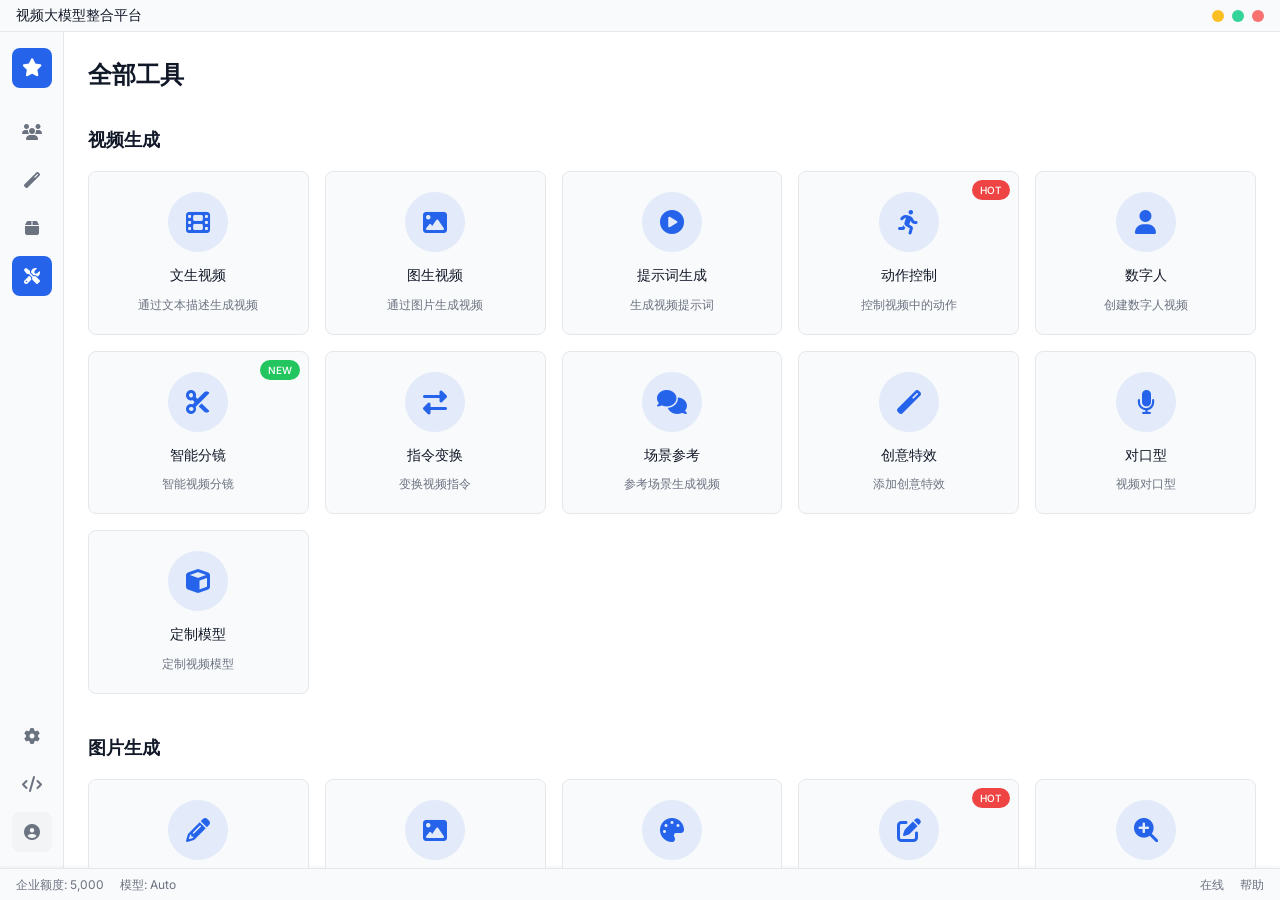
<file: pc_tools.html>
<!DOCTYPE html>
<html lang="zh-CN">
<head>
    <meta charset="UTF-8">
    <meta name="viewport" content="width=device-width, initial-scale=1.0">
    <title>视频大模型整合平台 - 全部工具</title>
    <link rel="stylesheet" href="css/pc_style.css">
    <link rel="stylesheet" href="https://cdnjs.cloudflare.com/ajax/libs/font-awesome/6.4.0/css/all.min.css">
    <link rel="preconnect" href="https://fonts.googleapis.com">
    <link rel="preconnect" href="https://fonts.gstatic.com" crossorigin>
    <link href="https://fonts.googleapis.com/css2?family=Inter:wght@400;500;600&display=swap" rel="stylesheet">
</head>
<body>
    <div class="window-container">
        <div class="title-bar">
            <div class="title-bar-left">
                <span class="title-bar-logo">视频大模型整合平台</span>
            </div>
            <div class="window-controls">
                <button class="window-control minimize"></button>
                <button class="window-control maximize"></button>
                <button class="window-control close"></button>
            </div>
        </div>
        
        <div class="content-wrapper">
            <aside class="sidebar">
                <div class="sidebar-logo">
                    <i class="fas fa-star"></i>
                </div>
                <nav class="sidebar-nav">
                    <a href="pc_community.html" class="sidebar-nav-item">
                        <i class="fas fa-users"></i>
                        <span class="tooltip">社区</span>
                    </a>
                    <a href="index.html" class="sidebar-nav-item">
                        <i class="fas fa-magic"></i>
                        <span class="tooltip">生成</span>
                    </a>
                    <a href="pc_assets.html" class="sidebar-nav-item">
                        <i class="fas fa-box"></i>
                        <span class="tooltip">资产</span>
                    </a>
                    <a href="pc_tools.html" class="sidebar-nav-item active">
                        <i class="fas fa-tools"></i>
                        <span class="tooltip">全部工具</span>
                    </a>
                </nav>
                <div class="sidebar-bottom">
                    <a href="pc_admin.html" class="sidebar-nav-item">
                        <i class="fas fa-cog"></i>
                        <span class="tooltip">管理</span>
                    </a>
                    <div class="sidebar-nav-item">
                        <i class="fas fa-code"></i>
                        <span class="tooltip">API</span>
                    </div>
                    <a href="pc_login.html" class="sidebar-user">
                        <i class="fas fa-user-circle"></i>
                        <span class="tooltip">个人中心</span>
                    </a>
                </div>
            </aside>
            <main class="main-content" style="padding: 24px;">
                <div class="tools-header">
                    <h1>全部工具</h1>
                </div>
                
                <div class="tools-section">
                    <h2>视频生成</h2>
                    <div class="tools-grid">
                        <div class="tool-card">
                            <div class="tool-icon">
                                <i class="fas fa-film"></i>
                            </div>
                            <h3>文生视频</h3>
                            <p>通过文本描述生成视频</p>
                        </div>
                        <div class="tool-card">
                            <div class="tool-icon">
                                <i class="fas fa-image"></i>
                            </div>
                            <h3>图生视频</h3>
                            <p>通过图片生成视频</p>
                        </div>
                        <div class="tool-card">
                            <div class="tool-icon">
                                <i class="fas fa-play-circle"></i>
                            </div>
                            <h3>提示词生成</h3>
                            <p>生成视频提示词</p>
                        </div>
                        <div class="tool-card hot">
                            <div class="tool-icon">
                                <i class="fas fa-running"></i>
                            </div>
                            <h3>动作控制</h3>
                            <p>控制视频中的动作</p>
                            <span class="hot-badge">HOT</span>
                        </div>
                        <div class="tool-card">
                            <div class="tool-icon">
                                <i class="fas fa-user"></i>
                            </div>
                            <h3>数字人</h3>
                            <p>创建数字人视频</p>
                        </div>
                        <div class="tool-card new">
                            <div class="tool-icon">
                                <i class="fas fa-cut"></i>
                            </div>
                            <h3>智能分镜</h3>
                            <p>智能视频分镜</p>
                            <span class="new-badge">NEW</span>
                        </div>
                        <div class="tool-card">
                            <div class="tool-icon">
                                <i class="fas fa-exchange-alt"></i>
                            </div>
                            <h3>指令变换</h3>
                            <p>变换视频指令</p>
                        </div>
                        <div class="tool-card">
                            <div class="tool-icon">
                                <i class="fas fa-comments"></i>
                            </div>
                            <h3>场景参考</h3>
                            <p>参考场景生成视频</p>
                        </div>
                        <div class="tool-card">
                            <div class="tool-icon">
                                <i class="fas fa-magic"></i>
                            </div>
                            <h3>创意特效</h3>
                            <p>添加创意特效</p>
                        </div>
                        <div class="tool-card">
                            <div class="tool-icon">
                                <i class="fas fa-microphone"></i>
                            </div>
                            <h3>对口型</h3>
                            <p>视频对口型</p>
                        </div>
                        <div class="tool-card">
                            <div class="tool-icon">
                                <i class="fas fa-cube"></i>
                            </div>
                            <h3>定制模型</h3>
                            <p>定制视频模型</p>
                        </div>
                    </div>
                </div>
                
                <div class="tools-section">
                    <h2>图片生成</h2>
                    <div class="tools-grid">
                        <div class="tool-card">
                            <div class="tool-icon">
                                <i class="fas fa-pencil-alt"></i>
                            </div>
                            <h3>文生图</h3>
                            <p>通过文本描述生成图片</p>
                        </div>
                        <div class="tool-card">
                            <div class="tool-icon">
                                <i class="fas fa-image"></i>
                            </div>
                            <h3>参考生图</h3>
                            <p>参考图片生成新图片</p>
                        </div>
                        <div class="tool-card">
                            <div class="tool-icon">
                                <i class="fas fa-palette"></i>
                            </div>
                            <h3>风格转换</h3>
                            <p>转换图片风格</p>
                        </div>
                        <div class="tool-card hot">
                            <div class="tool-icon">
                                <i class="fas fa-edit"></i>
                            </div>
                            <h3>局部重绘</h3>
                            <p>局部修改图片</p>
                            <span class="hot-badge">HOT</span>
                        </div>
                        <div class="tool-card">
                            <div class="tool-icon">
                                <i class="fas fa-search-plus"></i>
                            </div>
                            <h3>扩图</h3>
                            <p>扩展图片内容</p>
                        </div>
                        <div class="tool-card new">
                            <div class="tool-icon">
                                <i class="fas fa-cut"></i>
                            </div>
                            <h3>消除笔</h3>
                            <p>消除图片内容</p>
                            <span class="new-badge">NEW</span>
                        </div>
                        <div class="tool-card">
                            <div class="tool-icon">
                                <i class="fas fa-user"></i>
                            </div>
                            <h3>AI换脸</h3>
                            <p>AI换脸功能</p>
                        </div>
                        <div class="tool-card">
                            <div class="tool-icon">
                                <i class="fas fa-tshirt"></i>
                            </div>
                            <h3>AI换装</h3>
                            <p>AI换装功能</p>
                        </div>
                    </div>
                </div>
            </main>
        </div>
        
        <div class="status-bar">
            <div class="status-left">
                <span>企业额度: 5,000</span>
                <span>模型: Auto</span>
            </div>
            <div class="status-right">
                <span class="status-indicator online">在线</span>
                <span>帮助</span>
            </div>
        </div>
    </div>
    <script src="js/script.js"></script>
</body>
</html>
</file>
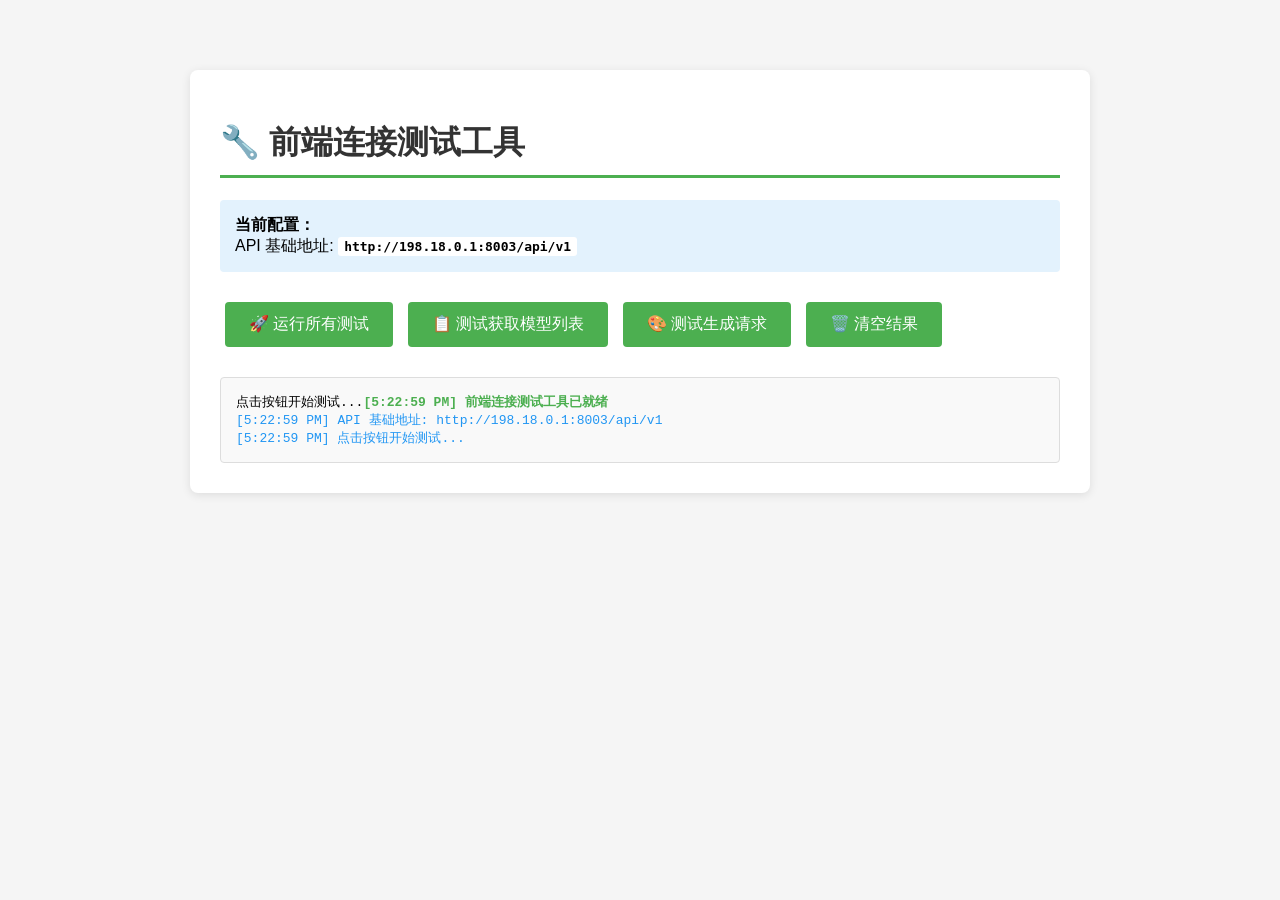
<file: test_connection.html>
<!DOCTYPE html>
<html lang="zh-CN">
<head>
    <meta charset="UTF-8">
    <meta name="viewport" content="width=device-width, initial-scale=1.0">
    <title>前端连接测试</title>
    <style>
        body {
            font-family: 'Segoe UI', Tahoma, Geneva, Verdana, sans-serif;
            max-width: 900px;
            margin: 50px auto;
            padding: 20px;
            background: #f5f5f5;
        }
        .container {
            background: white;
            padding: 30px;
            border-radius: 8px;
            box-shadow: 0 2px 10px rgba(0,0,0,0.1);
        }
        h1 {
            color: #333;
            border-bottom: 3px solid #4CAF50;
            padding-bottom: 10px;
        }
        button {
            background: #4CAF50;
            color: white;
            border: none;
            padding: 12px 24px;
            font-size: 16px;
            border-radius: 4px;
            cursor: pointer;
            margin: 10px 5px;
        }
        button:hover {
            background: #45a049;
        }
        button:disabled {
            background: #ccc;
            cursor: not-allowed;
        }
        #result {
            background: #f9f9f9;
            border: 1px solid #ddd;
            border-radius: 4px;
            padding: 15px;
            margin-top: 20px;
            font-family: 'Courier New', monospace;
            font-size: 13px;
            white-space: pre-wrap;
            max-height: 500px;
            overflow-y: auto;
        }
        .success {
            color: #4CAF50;
            font-weight: bold;
        }
        .error {
            color: #f44336;
            font-weight: bold;
        }
        .info {
            color: #2196F3;
        }
        .warning {
            color: #ff9800;
        }
        .config {
            background: #e3f2fd;
            padding: 15px;
            border-radius: 4px;
            margin: 20px 0;
        }
        .config code {
            background: #fff;
            padding: 2px 6px;
            border-radius: 3px;
            font-weight: bold;
        }
    </style>
</head>
<body>
    <div class="container">
        <h1>🔧 前端连接测试工具</h1>
        
        <div class="config">
            <strong>当前配置：</strong><br>
            API 基础地址: <code id="apiBase">http://198.18.0.1:8003/api/v1</code>
        </div>
        
        <div>
            <button onclick="testAll()">🚀 运行所有测试</button>
            <button onclick="testModels()">📋 测试获取模型列表</button>
            <button onclick="testGenerate()">🎨 测试生成请求</button>
            <button onclick="clearResult()">🗑️ 清空结果</button>
        </div>
        
        <div id="result">点击按钮开始测试...</div>
    </div>
    
    <script>
        const API_BASE = 'http://198.18.0.1:8003/api/v1';
        
        function log(message, type = 'info') {
            const result = document.getElementById('result');
            const timestamp = new Date().toLocaleTimeString();
            const className = type;
            result.innerHTML += `<span class="${className}">[${timestamp}] ${message}</span>\n`;
            result.scrollTop = result.scrollHeight;
        }
        
        function clearResult() {
            document.getElementById('result').innerHTML = '';
            log('结果已清空', 'info');
        }
        
        async function testModels() {
            log('========================================', 'info');
            log('测试 1: 获取模型列表', 'info');
            log('端点: GET /api/v1/models', 'info');
            log('========================================', 'info');
            
            try {
                const startTime = Date.now();
                const response = await fetch(`${API_BASE}/models`, {
                    method: 'GET',
                    headers: {
                        'Content-Type': 'application/json'
                    }
                });
                const duration = Date.now() - startTime;
                
                log(`响应状态: ${response.status} ${response.statusText}`, 
                    response.ok ? 'success' : 'error');
                log(`响应时间: ${duration}ms`, 'info');
                
                if (!response.ok) {
                    const text = await response.text();
                    log(`错误详情: ${text}`, 'error');
                    return false;
                }
                
                const data = await response.json();
                log(`响应代码: ${data.code}`, data.code === 200 ? 'success' : 'error');
                log(`响应消息: ${data.message}`, 'info');
                
                if (data.data) {
                    log(`图片模型数量: ${data.data.image_models?.length || 0}`, 'success');
                    log(`视频模型数量: ${data.data.video_models?.length || 0}`, 'success');
                    log(`音色数量: ${data.data.voices?.length || 0}`, 'success');
                    
                    if (data.data.image_models?.length > 0) {
                        log(`示例图片模型: ${data.data.image_models[0].name}`, 'info');
                    }
                }
                
                log('✅ 模型列表获取成功！', 'success');
                return true;
                
            } catch (error) {
                log(`❌ 请求失败: ${error.message}`, 'error');
                log('', 'info');
                log('可能的原因:', 'warning');
                log('1. 后端服务未启动', 'warning');
                log('2. IP 地址或端口配置错误', 'warning');
                log('3. 防火墙阻止了连接', 'warning');
                log('4. 网络连接问题', 'warning');
                return false;
            }
        }
        
        async function testGenerate() {
            log('========================================', 'info');
            log('测试 2: 发送生成请求', 'info');
            log('端点: POST /api/v1/generate', 'info');
            log('========================================', 'info');
            
            const requestBody = {
                output_type: 'image',
                model: 'image_5.0_lite',
                feature: 'text_to_image',
                parameters: {
                    resolution: '2K',
                    ratio: '1:1',
                    count: 1
                },
                prompt: '测试连接：一只可爱的小猫',
                input_files: []
            };
            
            log('请求体:', 'info');
            log(JSON.stringify(requestBody, null, 2), 'info');
            
            try {
                const startTime = Date.now();
                const response = await fetch(`${API_BASE}/generate`, {
                    method: 'POST',
                    headers: {
                        'Content-Type': 'application/json'
                    },
                    body: JSON.stringify(requestBody)
                });
                const duration = Date.now() - startTime;
                
                log(`响应状态: ${response.status} ${response.statusText}`, 
                    response.ok ? 'success' : 'error');
                log(`响应时间: ${duration}ms`, 'info');
                
                if (!response.ok) {
                    const text = await response.text();
                    log(`错误详情: ${text}`, 'error');
                    return false;
                }
                
                const data = await response.json();
                log(`响应代码: ${data.code}`, data.code === 200 ? 'success' : 'error');
                log(`响应消息: ${data.message}`, 'info');
                
                if (data.data?.task_id) {
                    log(`任务 ID: ${data.data.task_id}`, 'success');
                    
                    // 测试任务状态查询
                    await testTaskStatus(data.data.task_id);
                }
                
                log('✅ 生成请求发送成功！', 'success');
                return true;
                
            } catch (error) {
                log(`❌ 请求失败: ${error.message}`, 'error');
                return false;
            }
        }
        
        async function testTaskStatus(taskId) {
            log('========================================', 'info');
            log('测试 3: 查询任务状态', 'info');
            log(`端点: GET /api/v1/tasks/${taskId}/status`, 'info');
            log('========================================', 'info');
            
            try {
                const startTime = Date.now();
                const response = await fetch(`${API_BASE}/tasks/${taskId}/status`, {
                    method: 'GET',
                    headers: {
                        'Content-Type': 'application/json'
                    }
                });
                const duration = Date.now() - startTime;
                
                log(`响应状态: ${response.status} ${response.statusText}`, 
                    response.ok ? 'success' : 'error');
                log(`响应时间: ${duration}ms`, 'info');
                
                if (!response.ok) {
                    const text = await response.text();
                    log(`错误详情: ${text}`, 'error');
                    return false;
                }
                
                const data = await response.json();
                log(`响应代码: ${data.code}`, data.code === 200 ? 'success' : 'error');
                
                if (data.data) {
                    log(`任务状态: ${data.data.status}`, 'info');
                    log(`任务进度: ${data.data.progress}%`, 'info');
                    log(`任务类型: ${data.data.type}`, 'info');
                }
                
                log('✅ 任务状态查询成功！', 'success');
                return true;
                
            } catch (error) {
                log(`❌ 请求失败: ${error.message}`, 'error');
                return false;
            }
        }
        
        async function testAll() {
            clearResult();
            log('🚀 开始运行所有测试...', 'info');
            log('', 'info');
            
            const test1 = await testModels();
            log('', 'info');
            
            if (test1) {
                const test2 = await testGenerate();
                log('', 'info');
                
                if (test1 && test2) {
                    log('========================================', 'success');
                    log('🎉 所有测试通过！', 'success');
                    log('前端可以正常连接后端。', 'success');
                    log('========================================', 'success');
                } else {
                    log('========================================', 'error');
                    log('❌ 部分测试失败', 'error');
                    log('请检查后端服务和网络配置', 'error');
                    log('========================================', 'error');
                }
            } else {
                log('========================================', 'error');
                log('❌ 基础连接测试失败', 'error');
                log('', 'error');
                log('请检查以下项目:', 'warning');
                log('1. 后端服务是否正在运行？', 'warning');
                log('   运行: start_server.bat', 'warning');
                log('', 'warning');
                log('2. IP 地址是否正确？', 'warning');
                log('   当前配置: http://198.18.0.1:8003', 'warning');
                log('   在后端设备运行 ipconfig 确认 IP', 'warning');
                log('', 'warning');
                log('3. 防火墙是否允许访问？', 'warning');
                log('   运行: add_firewall_rule.bat', 'warning');
                log('', 'warning');
                log('4. 在后端设备测试网络访问:', 'warning');
                log('   运行: python test_network_access.py', 'warning');
                log('========================================', 'error');
            }
        }
        
        // 页面加载时显示配置信息
        window.onload = function() {
            log('前端连接测试工具已就绪', 'success');
            log(`API 基础地址: ${API_BASE}`, 'info');
            log('点击按钮开始测试...', 'info');
        };
    </script>
</body>
</html>
</file>
<file: css/pc_style.css>
* {
    margin: 0;
    padding: 0;
    box-sizing: border-box;
}

:root {
    --bg-primary: #FFFFFF;
    --bg-secondary: #F9FAFB;
    --bg-card: #FFFFFF;
    --bg-hover: #F3F4F6;
    --text-primary: #111827;
    --text-secondary: #6B7280;
    --text-placeholder: #9CA3AF;
    --accent-primary: #2563EB;
    --accent-hover: #1D4ED8;
    --border-color: #E5E7EB;
    --border-radius: 6px;
    --spacing-xs: 4px;
    --spacing-sm: 8px;
    --spacing-md: 16px;
    --spacing-lg: 24px;
    --spacing-xl: 32px;
}

body {
    font-family: 'Inter', -apple-system, BlinkMacSystemFont, 'Segoe UI', Roboto, sans-serif;
    background-color: var(--bg-primary);
    color: var(--text-primary);
    line-height: 1.6;
    -webkit-font-smoothing: antialiased;
    -moz-osx-font-smoothing: grayscale;
}

.window-container {
    display: flex;
    flex-direction: column;
    height: 100vh;
    overflow: hidden;
}

.title-bar {
    display: flex;
    align-items: center;
    justify-content: space-between;
    padding: 0 16px;
    height: 32px;
    background-color: var(--bg-secondary);
    border-bottom: 1px solid var(--border-color);
    -webkit-app-region: drag;
}

.title-bar-left {
    display: flex;
    align-items: center;
}

.title-bar-logo {
    font-size: 14px;
    font-weight: 500;
    color: var(--text-primary);
}

.window-controls {
    display: flex;
    align-items: center;
    gap: 8px;
    -webkit-app-region: no-drag;
}

.window-control {
    width: 12px;
    height: 12px;
    border-radius: 50%;
    border: none;
    cursor: pointer;
}

.window-control.minimize {
    background-color: #FBBF24;
}

.window-control.maximize {
    background-color: #34D399;
}

.window-control.close {
    background-color: #F87171;
}

.content-wrapper {
    display: flex;
    flex: 1;
    overflow: hidden;
}

.sidebar {
    width: 64px;
    background-color: var(--bg-secondary);
    border-right: 1px solid var(--border-color);
    display: flex;
    flex-direction: column;
    align-items: center;
    padding: 16px 0;
}

.sidebar-logo {
    width: 40px;
    height: 40px;
    border-radius: 8px;
    background-color: var(--accent-primary);
    display: flex;
    align-items: center;
    justify-content: center;
    color: white;
    font-size: 18px;
    font-weight: bold;
    margin-bottom: 24px;
}

.sidebar-nav {
    display: flex;
    flex-direction: column;
    gap: 8px;
    flex: 1;
}

.sidebar-nav-item {
    width: 40px;
    height: 40px;
    border-radius: 8px;
    display: flex;
    align-items: center;
    justify-content: center;
    color: var(--text-secondary);
    text-decoration: none;
    transition: all 0.2s;
    position: relative;
}

.sidebar-nav-item:hover {
    background-color: var(--bg-hover);
    color: var(--accent-primary);
}

.sidebar-nav-item.active {
    background-color: var(--accent-primary);
    color: white;
}

.sidebar-bottom {
    display: flex;
    flex-direction: column;
    gap: 8px;
    margin-top: auto;
}

.sidebar-user {
    width: 40px;
    height: 40px;
    border-radius: 8px;
    background-color: var(--bg-hover);
    display: flex;
    align-items: center;
    justify-content: center;
    color: var(--text-secondary);
    text-decoration: none;
    transition: all 0.2s;
    position: relative;
}

.sidebar-user:hover {
    background-color: var(--bg-hover);
    color: var(--accent-primary);
}

.tooltip {
    position: absolute;
    left: 60px;
    top: 50%;
    transform: translateY(-50%);
    background-color: var(--text-primary);
    color: white;
    padding: 4px 8px;
    border-radius: 4px;
    font-size: 12px;
    white-space: nowrap;
    opacity: 0;
    visibility: hidden;
    transition: all 0.2s;
    z-index: 1000;
}

.sidebar-nav-item:hover .tooltip,
.sidebar-user:hover .tooltip {
    opacity: 1;
    visibility: visible;
}

.tooltip::before {
    content: '';
    position: absolute;
    right: 100%;
    top: 50%;
    transform: translateY(-50%);
    border: 4px solid transparent;
    border-right-color: var(--text-primary);
}

.main-content {
    flex: 1;
    overflow-y: auto;
    padding: 24px;
    display: flex;
    flex-direction: column;
}

.chat-container {
    flex: 1;
    display: flex;
    flex-direction: column;
    padding-bottom: 100px;
}

.status-bar {
    display: flex;
    align-items: center;
    justify-content: space-between;
    padding: 0 16px;
    height: 32px;
    background-color: var(--bg-secondary);
    border-top: 1px solid var(--border-color);
    font-size: 12px;
    color: var(--text-secondary);
    box-shadow: 0 -1px 3px rgba(0, 0, 0, 0.05);
}

.status-left,
.status-center,
.status-right {
    display: flex;
    align-items: center;
    gap: 16px;
}

.status-item {
    display: flex;
    align-items: center;
    gap: 6px;
}

.status-dot {
    width: 6px;
    height: 6px;
    border-radius: 50%;
    background-color: #10B981;
}

.status-model {
    font-weight: 500;
    color: var(--accent-primary);
}

::-webkit-scrollbar {
    width: 8px;
}

::-webkit-scrollbar-track {
    background: var(--bg-secondary);
}

::-webkit-scrollbar-thumb {
    background: var(--border-color);
    border-radius: 4px;
}

::-webkit-scrollbar-thumb:hover {
    background: var(--text-secondary);
}

/* 新生成页面样式 */
.generate-container {
    width: 100%;
    max-width: 1200px;
    margin: 0 auto;
}

.generate-header {
    display: flex;
    align-items: center;
    justify-content: space-between;
    margin-bottom: 40px;
    padding: 0;
    background-color: transparent;
    border: none;
}

.default-creation {
    flex: 0 0 auto;
    margin-right: 32px;
}

.header-actions {
    display: flex;
    align-items: center;
    gap: 16px;
    flex: 1;
}

.search-box {
    flex: 0 0 200px;
    display: flex;
    align-items: center;
    background-color: var(--bg-secondary);
    border: 1px solid var(--border-color);
    border-radius: 6px;
    padding: 6px 12px;
}

.search-box input {
    background: transparent;
    border: none;
    color: var(--text-primary);
    font-size: 13px;
    width: 100%;
    outline: none;
}

.search-box input::placeholder {
    color: var(--text-placeholder);
}

.search-box i {
    color: var(--text-secondary);
    margin-right: 8px;
    font-size: 12px;
}

.creation-area {
    min-height: 400px;
    display: flex;
    align-items: center;
    justify-content: center;
    margin-bottom: 40px;
}

.creation-hero {
    text-align: center;
}

.hero-icon {
    margin-bottom: 24px;
}

.hero-title {
    font-size: 24px;
    color: var(--text-primary);
    font-weight: 500;
}

/* 对话框样式 */
.chat-container {
    display: flex;
    flex-direction: column;
    gap: 20px;
    padding: 0;
}

.chat-messages {
    flex: 1;
    max-height: 400px;
    overflow-y: auto;
}

.message {
    margin-bottom: 16px;
    display: flex;
    align-items: flex-start;
}

.message-bot {
    justify-content: flex-start;
}

.message-user {
    justify-content: flex-end;
}

.message-content {
    max-width: 80%;
    padding: 12px 16px;
    border-radius: 18px;
    background-color: #f3f4f6;
    box-shadow: 0 1px 3px rgba(0, 0, 0, 0.06);
}

.message-user .message-content {
    background-color: #2563eb;
}

.message-bot .message-content {
    background-color: #ffffff;
}

.message-text {
    font-size: 14px;
    color: var(--text-primary);
    margin-bottom: 12px;
    line-height: 1.4;
}

.message-user .message-text {
    color: #ffffff;
}

.message-text {
    font-size: 14px;
    color: var(--text-primary);
    margin-bottom: 12px;
    line-height: 1.4;
}

.message-images {
    display: flex;
    gap: 12px;
    flex-wrap: wrap;
}

.image-item {
    flex: 0 0 auto;
    width: 100px;
    height: 100px;
    border-radius: 8px;
    overflow: hidden;
    border: 1px solid var(--border-color);
}

.image-item img {
    width: 100%;
    height: 100%;
    object-fit: cover;
}

.message-loading {
    display: flex;
    align-items: center;
    justify-content: center;
    padding: 20px;
}

.message-loading i {
    font-size: 24px;
    color: var(--accent-primary);
}

.chat-input-area {
    display: flex;
    align-items: flex-start;
    gap: 16px;
    padding: 16px;
    background-color: #ffffff;
    border: 1px solid #e5e7eb;
    border-radius: 12px;
    box-shadow: 0 1px 2px 0 rgba(0, 0, 0, 0.05);
    position: fixed;
    bottom: 32px;
    left: 72px;
    right: 24px;
    z-index: 100;
}

.upload-btn {
    width: 60px;
    height: 60px;
    background-color: #f9fafb;
    border: 2px dashed #e5e7eb;
    border-radius: 8px;
    display: flex;
    align-items: center;
    justify-content: center;
    cursor: pointer;
    transition: all 0.2s;
}

.upload-btn:hover {
    border-color: var(--accent-primary);
    background-color: rgba(37, 99, 235, 0.05);
}

.upload-btn i {
    font-size: 20px;
    color: #9ca3af;
}

.chat-input-wrapper {
    flex: 1;
    display: flex;
    flex-direction: column;
}

.chat-input {
    flex: 1;
    padding: 16px 20px;
    border: none;
    border-radius: 8px;
    background-color: #f9fafb;
    color: var(--text-primary);
    font-size: 14px;
    outline: none;
    resize: none;
}

.chat-input::placeholder {
    color: #9ca3af;
}

.chat-controls {
    display: flex;
    align-items: center;
    justify-content: space-between;
    gap: 8px;
    margin-top: 8px;
}

.chat-controls-left {
    display: flex;
    align-items: center;
    gap: 8px;
    flex-wrap: wrap;
}

.chat-controls-right {
    display: flex;
    align-items: center;
    gap: 8px;
}

/* 比例+分辨率合并下拉面板 */
.ratio-resolution-dropdown .dropdown-menu {
    width: 380px;
    padding: 16px;
    border-radius: 12px;
    box-shadow: 0 10px 40px rgba(0,0,0,0.15);
}

.ratio-resolution-dropdown > span.res-label {
    font-size: 11px;
    color: var(--accent-primary);
    background-color: #eff6ff;
    padding: 1px 6px;
    border-radius: 4px;
    font-weight: 500;
}

.panel-section {
    margin-bottom: 14px;
}

.panel-section:last-child {
    margin-bottom: 0;
}

.section-label {
    font-size: 12px;
    color: #9ca3af;
    margin-bottom: 10px;
}

/* 比例图标网格 */
.ratio-grid {
    display: flex;
    align-items: center;
    gap: 6px;
    flex-wrap: nowrap;
}

.ratio-item {
    display: flex;
    flex-direction: column;
    align-items: center;
    gap: 4px;
    cursor: pointer;
    padding: 4px 6px;
    border-radius: 6px;
    transition: all 0.15s;
}

.ratio-item:hover {
    background-color: #f3f4f6;
}

.ratio-item.active {
    background-color: #eff6ff;
}

.ratio-icon {
    width: 22px;
    height: 18px;
    border: 1.5px solid #d1d5db;
    border-radius: 3px;
    background-color: #fff;
}

.ratio-item.active .ratio-icon {
    border-color: var(--accent-primary);
    background-color: #dbeafe;
}

.banner-icon { width: 28px; height: 14px; }
.wide-icon { width: 24px; height: 14px; }
.landscape-icon { width: 20px; height: 16px; }
.square-icon { width: 17px; height: 17px; }
.portrait-icon { width: 16px; height: 20px; }
.tall-icon { width: 13px; height: 22px; }

.ratio-item span {
    font-size: 11px;
    color: #6b7280;
}

.ratio-item.active span {
    color: var(--accent-primary);
    font-weight: 500;
}

/* 分辨率选项 */
.resolution-options {
    display: flex;
    gap: 10px;
}

.resolution-btn {
    flex: 1;
    padding: 10px 16px;
    text-align: center;
    border: 1px solid #e5e7eb;
    border-radius: 8px;
    font-size: 14px;
    color: #374151;
    background-color: #fff;
    cursor: pointer;
    transition: all 0.15s;
    position: relative;
}

.resolution-btn:hover {
    border-color: var(--accent-primary);
}

.resolution-btn.active {
    border-color: var(--accent-primary);
    background-color: #eff6ff;
    color: var(--accent-primary);
}

.resolution-badge {
    position: absolute;
    top: -4px;
    right: -4px;
    background-color: var(--accent-primary);
    color: white;
    font-size: 10px;
    padding: 1px 4px;
    border-radius: 4px;
    line-height: 1.2;
}

/* 尺寸输入 */
.size-inputs {
    display: flex;
    align-items: center;
    gap: 8px;
}

.size-label {
    font-size: 13px;
    color: #6b7280;
    font-weight: 500;
}

.size-input {
    width: 70px;
    padding: 6px 10px;
    border: 1px solid #e5e7eb;
    border-radius: 6px;
    font-size: 13px;
    color: #374151;
    outline: none;
    text-align: center;
}

.size-input:focus {
    border-color: var(--accent-primary);
}

.swap-btn {
    width: 28px;
    height: 28px;
    border: 1px solid #e5e7eb;
    border-radius: 50%;
    background-color: #f9fafb;
    color: #6b7280;
    font-size: 12px;
    cursor: pointer;
    display: flex;
    align-items: center;
    justify-content: center;
    transition: all 0.15s;
}

.swap-btn:hover {
    border-color: var(--accent-primary);
    color: var(--accent-primary);
}

.size-unit {
    font-size: 12px;
    color: #9ca3af;
}

/* 模型选择下拉面板 */
.model-dropdown-panel {
    width: 400px;
    padding: 16px;
    border-radius: 12px;
    box-shadow: 0 10px 40px rgba(0,0,0,0.15);
}

.model-panel-header {
    font-size: 12px;
    color: #9ca3af;
    margin-bottom: 12px;
    padding-bottom: 10px;
    border-bottom: 1px solid #f3f4f6;
}

.model-vendor-group {
    margin: 8px 0 4px;
    padding-bottom: 6px;
    border-bottom: 1px dashed #e5e7eb;
}

.model-vendor-group:first-of-type {
    margin-top: 0;
}

.vendor-label {
    display: inline-block;
    font-size: 11px;
    font-weight: 700;
    color: #6b7280;
    text-transform: uppercase;
    letter-spacing: 0.5px;
    padding: 2px 8px;
    background: linear-gradient(135deg, #f3f4f6, #e5e7eb);
    border-radius: 4px;
    margin-bottom: 6px;
}

.model-option {
    display: flex;
    align-items: center;
    gap: 12px;
    padding: 10px 12px;
    border-radius: 8px;
    cursor: pointer;
    transition: all 0.15s;
    margin-bottom: 4px;
}

.model-option:hover {
    background-color: #f9fafb;
}

.model-option.active {
    background-color: #f3f4f6;
}

.model-option:not(.active) .model-check {
    display: none;
}

.model-icon {
    width: 36px;
    height: 36px;
    background-color: #f3f4f6;
    border-radius: 8px;
    display: flex;
    align-items: center;
    justify-content: center;
    flex-shrink: 0;
}

.model-option.active .model-icon {
    background-color: #fff;
}

.model-icon i {
    font-size: 16px;
    color: #1f2937;
}

/* ========== 数字人场景样式（纯增量） ========== */

.digital-human-scene {
    display: none;
}

.digital-human-scene.active {
    display: flex !important;
}

/* 数字人顶部输入区 */
.digital-human-inputs {
    width: 100%;
    margin-bottom: 12px;
}

.dh-upload-row {
    display: flex;
    gap: 12px;
    margin-bottom: 16px;
}

.dh-upload-box {
    width: 80px;
    height: 80px;
    border: 2px dashed #e5e7eb;
    border-radius: 8px;
    display: flex;
    flex-direction: column;
    align-items: center;
    justify-content: center;
    gap: 6px;
    background-color: #f9fafb;
    cursor: pointer;
    transition: all 0.15s;
}

.dh-upload-box:hover {
    border-color: var(--accent-primary);
    background-color: #eff6ff;
}

.dh-upload-box i {
    font-size: 20px;
    color: #9ca3af;
}

.dh-upload-box:hover i {
    color: var(--accent-primary);
}

.dh-upload-box span {
    font-size: 12px;
    color: #9ca3af;
}

.dh-upload-box:hover span {
    color: var(--accent-primary);
}

.dh-input-row {
    margin-bottom: 10px;
}

.dh-input {
    width: 100%;
    padding: 12px 16px;
    border: none;
    background-color: transparent;
    font-size: 14px;
    color: #374151;
    outline: none;
}

.dh-input::placeholder {
    color: #9ca3af;
}

.speech-content {
    font-size: 15px;
    color: #1f2937;
    font-weight: 500;
}

.model-info {
    flex: 1;
    min-width: 0;
}

.model-name {
    font-size: 14px;
    color: #1f2937;
    font-weight: 500;
    display: flex;
    align-items: center;
    gap: 6px;
}

.model-badge {
    font-size: 10px;
    color: var(--accent-primary);
    background-color: #eff6ff;
    padding: 1px 6px;
    border-radius: 4px;
    font-weight: 500;
}

.model-desc {
    font-size: 12px;
    color: #9ca3af;
    margin-top: 2px;
}

.model-check {
    color: var(--accent-primary);
    font-size: 16px;
    flex-shrink: 0;
}

.control-dropdown {
    position: relative;
    display: flex;
    align-items: center;
    gap: 6px;
    padding: 8px 12px;
    background-color: #f9fafb;
    border: 1px solid #e5e7eb;
    border-radius: 6px;
    cursor: pointer;
    font-size: 14px;
    white-space: nowrap;
    transition: all 0.2s;
}

.control-dropdown:hover {
    border-color: var(--accent-primary);
}

.control-dropdown i {
    color: var(--accent-primary);
    font-size: 14px;
}

.control-dropdown span {
    color: #374151;
}

.send-btn {
    width: 40px;
    height: 40px;
    background-color: var(--accent-primary);
    color: white;
    border: none;
    border-radius: 50%;
    display: flex;
    align-items: center;
    justify-content: center;
    cursor: pointer;
    transition: all 0.2s;
}

.send-btn:hover {
    background-color: #1d4ed8;
    transform: translateY(-1px);
}

.send-btn.sending {
    background-color: #ef4444;
}

.send-btn.sending:hover {
    background-color: #dc2626;
}

/* 对话内容样式 */
.chat-messages {
    max-height: 500px;
    overflow-y: auto;
    margin-bottom: 20px;
    padding: 0 0 160px 0;
}

.message {
    margin-bottom: 20px;
    display: flex;
    align-items: flex-start;
}

.message-user {
    justify-content: flex-end;
}

.message-bot {
    justify-content: flex-start;
}

.message-content {
    max-width: 70%;
    padding: 12px 16px;
}

.message-user .message-content {
}

.message-bot .message-content {
}

.message-text {
    font-size: 14px;
    line-height: 1.5;
    color: var(--text-primary);
    margin-bottom: 12px;
}

.message-images {
    display: flex;
    gap: 12px;
    flex-wrap: wrap;
    margin-top: 8px;
}

.image-item {
    flex: 0 0 calc(33.333% - 8px);
    max-width: calc(33.333% - 8px);
}

.image-item img {
    width: 100%;
    height: auto;
    border-radius: 8px;
    border: 1px solid #e5e7eb;
}

.message-video {
    margin-top: 8px;
}

.video-item {
    width: 100%;
}

.video-placeholder {
    width: 100%;
    height: 180px;
    background-color: #f3f4f6;
    border-radius: 8px;
    display: flex;
    flex-direction: column;
    align-items: center;
    justify-content: center;
    border: 1px solid #e5e7eb;
    cursor: pointer;
    transition: all 0.2s;
}

.video-placeholder:hover {
    background-color: #e5e7eb;
}

.video-placeholder i {
    font-size: 32px;
    color: #9ca3af;
    margin-bottom: 8px;
}

.video-placeholder span {
    font-size: 14px;
    color: #6b7280;
}

/* 滚动条样式 */
.chat-messages::-webkit-scrollbar {
    width: 6px;
}

.chat-messages::-webkit-scrollbar-track {
    background: #f1f1f1;
    border-radius: 3px;
}

.chat-messages::-webkit-scrollbar-thumb {
    background: #c1c1c1;
    border-radius: 3px;
}

.chat-messages::-webkit-scrollbar-thumb:hover {
    background: #a1a1a1;
}

/* 下拉菜单样式 */
.control-group {
    position: relative;
}

.control-dropdown {
    position: relative;
    display: inline-flex;
    align-items: center;
    gap: 4px;
    padding: 8px 32px 8px 12px;
    border: 1px solid var(--border-color);
    border-radius: 6px;
    background-color: var(--bg-primary);
    color: var(--text-primary);
    font-size: 12px;
    cursor: pointer;
}

/* 控件下拉中的前置图标（生成类型、模型等） */
.control-dropdown > i:first-child,
.control-dropdown > i.fa-image,
.control-dropdown > i.fa-robot {
    color: var(--accent-primary);
    font-size: 13px;
}

.control-dropdown:hover {
    border-color: var(--accent-primary);
}

.control-label {
    white-space: nowrap;
}

.control-dropdown i {
    font-size: 10px;
    color: var(--text-secondary);
    transition: transform 0.2s;
}

.control-dropdown:hover i {
    color: var(--accent-primary);
}

.dropdown-menu {
    position: absolute;
    top: 100%;
    left: 0;
    right: 0;
    background-color: var(--bg-card);
    border: 1px solid var(--border-color);
    border-radius: 6px;
    margin-top: 4px;
    box-shadow: 0 4px 12px rgba(0, 0, 0, 0.15);
    z-index: 1000;
    display: none;
    max-height: 300px;
    overflow-y: auto;
}

/* 用户交互栏的按钮向上展开 */
.chat-input-area .dropdown-menu {
    bottom: 100%;
    top: auto;
    margin-bottom: 4px;
    margin-top: 0;
    box-shadow: 0 -4px 12px rgba(0, 0, 0, 0.15);
}

.dropdown-menu::-webkit-scrollbar {
    width: 6px;
}

.dropdown-menu::-webkit-scrollbar-track {
    background: var(--bg-secondary);
    border-radius: 3px;
}

.dropdown-menu::-webkit-scrollbar-thumb {
    background: var(--border-color);
    border-radius: 3px;
}

.dropdown-menu::-webkit-scrollbar-thumb:hover {
    background: var(--text-secondary);
}

.control-dropdown:hover .dropdown-menu {
    display: block;
}

.dropdown-item {
    padding: 8px 12px;
    cursor: pointer;
    transition: all 0.2s;
    white-space: nowrap;
}

.dropdown-item:hover {
    background-color: var(--bg-hover);
    color: var(--accent-primary);
}

.dropdown-item.active {
    background-color: var(--accent-primary);
    color: white;
}

.dropdown-item[data-scene],
.dropdown-item[data-type],
.dropdown-item[data-function],
.dropdown-item[data-duration],
.dropdown-item[data-ref-mode] {
    display: flex;
    align-items: center;
    justify-content: space-between;
}

.dropdown-item[data-scene].active,
.dropdown-item[data-type].active,
.dropdown-item[data-function].active,
.dropdown-item[data-duration].active,
.dropdown-item[data-ref-mode].active {
    background-color: #f3f4f6;
    color: inherit;
}

.dropdown-item[data-scene].active::after,
.dropdown-item[data-type].active::after,
.dropdown-item[data-function].active::after,
.dropdown-item[data-duration].active::after,
.dropdown-item[data-ref-mode].active::after {
    content: '\f00c';
    font-family: 'Font Awesome 5 Free';
    font-weight: 900;
    color: var(--accent-primary);
    font-size: 14px;
}

/* 比例和清晰度下拉菜单样式 */
.aspect-ratio-menu {
    width: 300px;
}

.menu-section {
    padding: 12px;
    border-bottom: 1px solid var(--border-color);
}

.menu-section:last-child {
    border-bottom: none;
}

.menu-section h4 {
    font-size: 14px;
    font-weight: 500;
    color: var(--text-primary);
    margin-bottom: 8px;
}

.ratio-buttons {
    display: grid;
    grid-template-columns: repeat(3, 1fr);
    gap: 6px;
    margin-bottom: 12px;
}

.ratio-btn {
    padding: 6px 8px;
    border: 1px solid var(--border-color);
    border-radius: 4px;
    background-color: var(--bg-primary);
    color: var(--text-primary);
    font-size: 12px;
    text-align: center;
    cursor: pointer;
    transition: all 0.2s;
}

.ratio-btn:hover {
    border-color: var(--accent-primary);
    color: var(--accent-primary);
}

.ratio-btn.active {
    background-color: var(--accent-primary);
    color: white;
    border-color: var(--accent-primary);
}

.resolution-buttons {
    display: flex;
    gap: 8px;
    margin-bottom: 12px;
}

.resolution-btn {
    flex: 1;
    padding: 8px 12px;
    border: 1px solid var(--border-color);
    border-radius: 6px;
    background-color: var(--bg-primary);
    color: var(--text-primary);
    font-size: 12px;
    text-align: center;
    cursor: pointer;
    transition: all 0.2s;
}

.resolution-btn:hover {
    border-color: var(--accent-primary);
    color: var(--accent-primary);
}

.resolution-btn.active {
    background-color: var(--accent-primary);
    color: white;
    border-color: var(--accent-primary);
}

.resolution-btn:last-child {
    color: var(--accent-primary);
    border-color: var(--accent-primary);
    background-color: transparent;
}

.size-inputs {
    margin-top: 8px;
}

.size-row {
    display: flex;
    align-items: center;
    gap: 8px;
}

.size-input {
    width: 80px;
    padding: 6px 8px;
    border: 1px solid var(--border-color);
    border-radius: 4px;
    background-color: var(--bg-primary);
    color: var(--text-primary);
    font-size: 12px;
    text-align: center;
}

.size-input:focus {
    outline: none;
    border-color: var(--accent-primary);
}

.size-label {
    font-size: 12px;
    color: var(--text-secondary);
    white-space: nowrap;
}

.size-separator {
    font-size: 12px;
    color: var(--text-secondary);
}

.size-unit {
    font-size: 12px;
    color: var(--text-secondary);
    white-space: nowrap;
}

/* ========== 底部工具栏新增控件样式 ========== */

/* 分辨率选择器 - 复用 control-dropdown 基础样式 */
.resolution-selector {
    /* 继承 control-dropdown 所有基础样式 */
}

/* 分辨率下拉菜单 - 简单垂直列表 */
.resolution-dropdown {
    min-width: 120px;
}

/* 数量选择器 */
.quantity-selector {
    /* 继承 control-dropdown 基础样式 */
}

/* 数量选择器中的 star 图标 */
.quantity-selector > i.fa-star {
    color: var(--accent-primary);
    font-size: 11px;
}

/* 数量选择器中的 "/ 张" 分隔符 */
.qty-separator {
    font-size: 11px;
    color: var(--text-placeholder);
    margin: 0 2px;
}

/* 数量下拉菜单 */
.quantity-dropdown {
    min-width: 160px;
    padding: 8px;
}

/* 数量网格 - 3列3行 */
.quantity-grid {
    display: grid;
    grid-template-columns: repeat(3, 1fr);
    gap: 4px;
}

.qty-item {
    padding: 8px;
    text-align: center;
    border-radius: 4px;
    cursor: pointer;
    font-size: 13px;
    color: var(--text-primary);
    transition: all 0.15s ease;
}

.qty-item:hover {
    background-color: var(--bg-hover);
}

.qty-item.active {
    background-color: var(--accent-primary);
    color: white;
}

/* 简化的比例菜单 - 只包含比例按钮网格 */
.ratio-menu {
    width: auto;
    min-width: 200px;
    padding: 8px;
}

.ratio-menu .ratio-buttons {
    display: grid;
    grid-template-columns: repeat(3, 1fr);
    gap: 4px;
    margin-bottom: 0;
}

/* 社区页面样式 */
.community-container {
    width: 100%;
    max-width: 1200px;
    margin: 0 auto;
}

.community-header {
    margin-bottom: 32px;
}

.community-header h1 {
    font-size: 28px;
    font-weight: 600;
    margin-bottom: 16px;
    color: var(--text-primary);
}

.community-filters {
    display: flex;
    gap: 12px;
    margin-bottom: 24px;
}

.filter-btn {
    padding: 8px 16px;
    border: 1px solid var(--border-color);
    border-radius: 16px;
    background-color: var(--bg-primary);
    color: var(--text-secondary);
    font-size: 14px;
    cursor: pointer;
    transition: all 0.2s;
}

.filter-btn:hover {
    background-color: var(--bg-hover);
    color: var(--text-primary);
}

.filter-btn.active {
    background-color: var(--accent-primary);
    color: white;
    border-color: var(--accent-primary);
}

.community-grid {
    display: grid;
    grid-template-columns: repeat(auto-fill, minmax(300px, 1fr));
    gap: 24px;
}

.community-card {
    background-color: var(--bg-card);
    border: 1px solid var(--border-color);
    border-radius: 12px;
    overflow: hidden;
    transition: all 0.2s;
}

.community-card:hover {
    box-shadow: 0 4px 12px rgba(0, 0, 0, 0.1);
    transform: translateY(-2px);
}

.card-image {
    width: 100%;
    height: 200px;
    background-color: var(--bg-secondary);
    position: relative;
    overflow: hidden;
}

.card-image img {
    width: 100%;
    height: 100%;
    object-fit: cover;
}

.card-overlay {
    position: absolute;
    top: 12px;
    right: 12px;
    display: flex;
    gap: 8px;
}

.overlay-btn {
    width: 32px;
    height: 32px;
    border-radius: 50%;
    background-color: rgba(255, 255, 255, 0.9);
    border: none;
    display: flex;
    align-items: center;
    justify-content: center;
    color: var(--text-secondary);
    cursor: pointer;
    transition: all 0.2s;
}

.overlay-btn:hover {
    background-color: white;
    color: var(--accent-primary);
}

.card-content {
    padding: 16px;
}

.card-title {
    font-size: 16px;
    font-weight: 500;
    margin-bottom: 8px;
    color: var(--text-primary);
}

.card-description {
    font-size: 14px;
    color: var(--text-secondary);
    margin-bottom: 12px;
    line-height: 1.4;
}

.card-tags {
    display: flex;
    flex-wrap: wrap;
    gap: 6px;
    margin-bottom: 12px;
}

.card-tag {
    padding: 4px 8px;
    background-color: var(--bg-secondary);
    border-radius: 4px;
    font-size: 12px;
    color: var(--text-secondary);
}

.card-author {
    display: flex;
    align-items: center;
    gap: 8px;
    font-size: 14px;
    color: var(--text-secondary);
}

/* 提示词字段样式 */
.card-prompt {
    margin: 8px 0;
    padding: 8px 12px;
    background-color: rgba(37, 99, 235, 0.05);
    border-radius: 6px;
    border-left: 3px solid var(--accent-primary);
}

.prompt-label {
    font-size: 12px;
    font-weight: 500;
    color: var(--accent-primary);
    margin-right: 8px;
}

.prompt-content {
    font-size: 12px;
    color: var(--text-primary);
    line-height: 1.4;
}

.author-avatar {
    width: 24px;
    height: 24px;
    border-radius: 50%;
    background-color: var(--accent-primary);
    display: flex;
    align-items: center;
    justify-content: center;
    color: white;
    font-size: 12px;
}

/* 资产页面样式 */
.assets-container {
    width: 100%;
    max-width: 1200px;
    margin: 0 auto;
}

.assets-header {
    margin-bottom: 32px;
}

.assets-header h1 {
    font-size: 28px;
    font-weight: 600;
    margin-bottom: 16px;
    color: var(--text-primary);
}

.assets-filters {
    display: flex;
    gap: 12px;
    margin-bottom: 24px;
}

.assets-grid {
    display: grid;
    grid-template-columns: repeat(5, 1fr);
    gap: 16px;
}

.asset-card {
    background-color: var(--bg-card);
    border: 1px solid var(--border-color);
    border-radius: 8px;
    overflow: hidden;
    transition: all 0.2s;
    position: relative;
}

.asset-card:hover {
    box-shadow: 0 6px 16px rgba(0, 0, 0, 0.12);
    transform: translateY(-3px);
    border-color: rgba(0, 0, 0, 0.1);
}

.asset-image {
    width: 100%;
    height: 225px;
    background-color: var(--bg-secondary);
    display: flex;
    align-items: center;
    justify-content: center;
    position: relative;
}

.asset-image img {
    width: 100%;
    height: 100%;
    object-fit: cover;
}

.asset-overlay {
    position: absolute;
    top: 10px;
    right: 10px;
    display: flex;
    gap: 6px;
    opacity: 0;
    transition: all 0.2s ease;
    z-index: 10;
}

.asset-card:hover .asset-overlay {
    opacity: 1;
    transform: translateY(0);
}

.asset-overlay-btn {
    width: 28px;
    height: 28px;
    border-radius: 6px;
    background-color: rgba(255, 255, 255, 0.95);
    border: 1px solid rgba(0, 0, 0, 0.1);
    display: flex;
    align-items: center;
    justify-content: center;
    color: var(--text-secondary);
    cursor: pointer;
    transition: all 0.2s ease;
    font-size: 14px;
    box-shadow: 0 2px 4px rgba(0, 0, 0, 0.08);
}

.asset-overlay-btn:hover {
    background-color: white;
    color: var(--accent-primary);
    transform: scale(1.05);
    box-shadow: 0 3px 6px rgba(0, 0, 0, 0.12);
}

.asset-info {
    padding: 14px;
    display: flex;
    flex-direction: column;
    gap: 6px;
}

.asset-name {
    font-size: 14px;
    font-weight: 500;
    color: var(--text-primary);
    white-space: nowrap;
    overflow: hidden;
    text-overflow: ellipsis;
    line-height: 1.4;
}

.asset-size {
    font-size: 12px;
    color: var(--text-secondary);
    line-height: 1.3;
}

.asset-checkbox {
    position: absolute;
    top: 8px;
    left: 8px;
    opacity: 0;
    transition: opacity 0.2s;
}

.asset-card:hover .asset-checkbox {
    opacity: 1;
}

/* 管理页面样式 */
.admin-container {
    width: 100%;
    max-width: 1200px;
    margin: 0 auto;
}

.admin-header {
    margin-bottom: 32px;
}

.admin-header h1 {
    font-size: 28px;
    font-weight: 600;
    margin-bottom: 16px;
    color: var(--text-primary);
}

.admin-nav {
    display: flex;
    gap: 16px;
    margin-bottom: 24px;
    border-bottom: 1px solid var(--border-color);
}

.admin-nav-item {
    padding: 12px 16px;
    font-size: 14px;
    font-weight: 500;
    color: var(--text-secondary);
    cursor: pointer;
    border-bottom: 2px solid transparent;
    transition: all 0.2s;
}

.admin-nav-item:hover {
    color: var(--text-primary);
}

.admin-nav-item.active {
    color: var(--accent-primary);
    border-bottom-color: var(--accent-primary);
}

.admin-stats {
    display: grid;
    grid-template-columns: repeat(auto-fit, minmax(200px, 1fr));
    gap: 16px;
    margin-bottom: 32px;
}

.stat-card {
    background-color: var(--bg-card);
    border: 1px solid var(--border-color);
    border-radius: 8px;
    padding: 20px;
    display: flex;
    align-items: center;
    gap: 12px;
}

.stat-icon {
    width: 48px;
    height: 48px;
    border-radius: 8px;
    background-color: var(--accent-primary);
    display: flex;
    align-items: center;
    justify-content: center;
    color: white;
    font-size: 20px;
}

.stat-content h3 {
    font-size: 24px;
    font-weight: 600;
    color: var(--text-primary);
}

.stat-content p {
    font-size: 14px;
    color: var(--text-secondary);
}

.admin-section {
    margin-bottom: 32px;
}

.section-title {
    font-size: 18px;
    font-weight: 500;
    margin-bottom: 16px;
    color: var(--text-primary);
}

.admin-table {
    background-color: var(--bg-card);
    border: 1px solid var(--border-color);
    border-radius: 8px;
    overflow: hidden;
}

.table-header {
    background-color: var(--bg-secondary);
    padding: 12px 16px;
    border-bottom: 1px solid var(--border-color);
    display: flex;
    align-items: center;
    justify-content: space-between;
}

.table-header h3 {
    font-size: 16px;
    font-weight: 500;
    color: var(--text-primary);
}

.table-actions {
    display: flex;
    gap: 8px;
}

.btn {
    padding: 6px 12px;
    border: 1px solid var(--border-color);
    border-radius: 6px;
    background-color: var(--bg-primary);
    color: var(--text-primary);
    font-size: 14px;
    cursor: pointer;
    transition: all 0.2s;
}

.btn:hover {
    background-color: var(--bg-hover);
}

.btn-primary {
    background-color: var(--accent-primary);
    color: white;
    border-color: var(--accent-primary);
}

.btn-primary:hover {
    background-color: var(--accent-hover);
}

.table-content {
    overflow-x: auto;
}

table {
    width: 100%;
    border-collapse: collapse;
}

th, td {
    padding: 12px 16px;
    text-align: left;
    border-bottom: 1px solid var(--border-color);
}

th {
    background-color: var(--bg-secondary);
    font-weight: 500;
    color: var(--text-primary);
    font-size: 14px;
}

tr:hover {
    background-color: var(--bg-hover);
}

.status-badge {
    padding: 4px 8px;
    border-radius: 12px;
    font-size: 12px;
    font-weight: 500;
}

.status-active {
    background-color: #D1FAE5;
    color: #065F46;
}

.status-inactive {
    background-color: #FEF2F2;
    color: #991B1B;
}

.action-buttons {
    display: flex;
    gap: 8px;
}

.action-btn {
    padding: 4px 8px;
    border: 1px solid var(--border-color);
    border-radius: 4px;
    background-color: var(--bg-primary);
    color: var(--text-primary);
    font-size: 12px;
    cursor: pointer;
    transition: all 0.2s;
}

.action-btn:hover {
    background-color: var(--bg-hover);
}

/* 开关按钮样式 */
.switch {
    position: relative;
    display: inline-block;
    width: 48px;
    height: 24px;
}

.switch input {
    opacity: 0;
    width: 0;
    height: 0;
}

.slider {
    position: absolute;
    cursor: pointer;
    top: 0;
    left: 0;
    right: 0;
    bottom: 0;
    background-color: #e5e7eb;
    transition: .4s;
    border-radius: 24px;
}

.slider:before {
    position: absolute;
    content: "";
    height: 18px;
    width: 18px;
    left: 3px;
    bottom: 3px;
    background-color: white;
    transition: .4s;
    border-radius: 50%;
}

input:checked + .slider {
    background-color: var(--accent-primary);
}

input:checked + .slider:before {
    transform: translateX(24px);
}

/* 优先使用下拉菜单样式 */
.priority-select {
    padding: 6px 10px;
    border: 1px solid var(--border-color);
    border-radius: 6px;
    background-color: var(--bg-primary);
    color: var(--text-primary);
    font-size: 14px;
    cursor: pointer;
    min-width: 120px;
}

.priority-select:focus {
    outline: none;
    border-color: var(--accent-primary);
}

/* 登录页面样式 */
.login-container {
    display: flex;
    align-items: center;
    justify-content: center;
    height: calc(100vh - 64px);
    background-color: var(--bg-secondary);
}

.login-card {
    width: 100%;
    max-width: 420px;
    background-color: var(--bg-card);
    border-radius: 12px;
    box-shadow: 0 4px 20px rgba(0, 0, 0, 0.1);
    padding: 40px;
}

.login-header {
    text-align: center;
    margin-bottom: 32px;
}

.login-header .logo {
    font-size: 24px;
    font-weight: 600;
    color: var(--accent-primary);
    margin-bottom: 8px;
}

.login-header .slogan {
    font-size: 14px;
    color: var(--text-secondary);
}

.login-tabs {
    display: flex;
    gap: 8px;
    margin-bottom: 24px;
    background-color: var(--bg-secondary);
    padding: 4px;
    border-radius: 8px;
}

.tab-btn {
    flex: 1;
    padding: 10px 16px;
    border: none;
    background-color: transparent;
    color: var(--text-secondary);
    font-size: 14px;
    font-weight: 500;
    cursor: pointer;
    border-radius: 6px;
    transition: all 0.2s;
}

.tab-btn.active {
    background-color: var(--bg-primary);
    color: var(--accent-primary);
    box-shadow: 0 1px 3px rgba(0, 0, 0, 0.1);
}

.login-form .form-group {
    margin-bottom: 20px;
}

.login-form .form-group label {
    display: block;
    font-size: 14px;
    font-weight: 500;
    margin-bottom: 8px;
    color: var(--text-primary);
}

.login-form .form-group input {
    width: 100%;
    padding: 12px 16px;
    border: 1px solid var(--border-color);
    border-radius: 6px;
    font-size: 14px;
    color: var(--text-primary);
    transition: all 0.2s;
}

.login-form .form-group input:focus {
    outline: none;
    border-color: var(--accent-primary);
    box-shadow: 0 0 0 3px rgba(37, 99, 235, 0.1);
}

.form-options {
    display: flex;
    justify-content: space-between;
    align-items: center;
    margin-bottom: 24px;
}

.checkbox-label {
    display: flex;
    align-items: center;
    gap: 8px;
    font-size: 14px;
    color: var(--text-secondary);
    cursor: pointer;
}

.checkbox-label input[type="checkbox"] {
    width: 16px;
    height: 16px;
    accent-color: var(--accent-primary);
}

.forgot-link {
    font-size: 14px;
    color: var(--accent-primary);
    text-decoration: none;
}

.forgot-link:hover {
    text-decoration: underline;
}

.login-btn {
    width: 100%;
    padding: 12px;
    background-color: var(--accent-primary);
    color: white;
    border: none;
    border-radius: 6px;
    font-size: 16px;
    font-weight: 500;
    cursor: pointer;
    transition: all 0.2s;
}

.login-btn:hover {
    background-color: var(--accent-hover);
}

.register-link {
    text-align: center;
    margin-top: 20px;
    font-size: 14px;
    color: var(--text-secondary);
}

.register-link a {
    color: var(--accent-primary);
    text-decoration: none;
    font-weight: 500;
}

.register-link a:hover {
    text-decoration: underline;
}

/* 管理页面样式 */
.admin-grid {
    display: flex;
    gap: 24px;
    height: 100%;
}

.admin-sidebar {
    width: 200px;
    background-color: var(--bg-card);
    border: 1px solid var(--border-color);
    border-radius: 8px;
    padding: 12px;
    display: flex;
    flex-direction: column;
    gap: 4px;
}

.admin-nav-item {
    display: flex;
    align-items: center;
    gap: 10px;
    padding: 10px 12px;
    border-radius: 6px;
    color: var(--text-secondary);
    font-size: 14px;
    cursor: pointer;
    transition: all 0.2s;
}

.admin-nav-item:hover {
    background-color: var(--bg-hover);
    color: var(--text-primary);
}

.admin-nav-item.active {
    background-color: rgba(37, 99, 235, 0.1);
    color: var(--accent-primary);
    font-weight: 500;
}

.admin-nav-item i {
    width: 18px;
    text-align: center;
    font-size: 15px;
}

.admin-content {
    flex: 1;
    overflow-y: auto;
}

/* 内容区域样式 */
.section-content {
    display: none;
}

.section-content.active {
    display: block;
}

/* 搜索和筛选样式 */
.section-actions {
    display: flex;
    gap: 16px;
    align-items: center;
}

.search-box {
    position: relative;
}

.search-box input {
    padding: 8px 12px;
    padding-right: 36px;
    border: 1px solid var(--border-color);
    border-radius: 6px;
    background-color: var(--bg-primary);
    color: var(--text-primary);
    font-size: 14px;
}

.search-box input:focus {
    outline: none;
    border-color: var(--accent-primary);
}

.search-btn {
    position: absolute;
    right: 4px;
    top: 50%;
    transform: translateY(-50%);
    background: none;
    border: none;
    color: var(--text-secondary);
    cursor: pointer;
    padding: 4px;
}

.filter-box select {
    padding: 8px 12px;
    border: 1px solid var(--border-color);
    border-radius: 6px;
    background-color: var(--bg-primary);
    color: var(--text-primary);
    font-size: 14px;
    cursor: pointer;
}

.filter-box select:focus {
    outline: none;
    border-color: var(--accent-primary);
}

/* 额度管理样式 */
.quota-overview {
    display: grid;
    grid-template-columns: repeat(3, 1fr);
    gap: 16px;
    margin: 24px 0;
}

.quota-card {
    background-color: var(--bg-secondary);
    padding: 20px;
    border-radius: 8px;
    text-align: center;
    border: 1px solid var(--border-color);
}

.quota-card h3 {
    font-size: 14px;
    color: var(--text-secondary);
    margin-bottom: 8px;
    font-weight: 500;
}

.quota-value {
    font-size: 24px;
    font-weight: 600;
    color: var(--text-primary);
}

.quota-value.used {
    color: #ef4444;
}

.quota-value.remaining {
    color: #22c55e;
}

/* 资产管理样式 */
.asset-grid {
    display: grid;
    grid-template-columns: repeat(auto-fill, minmax(220px, 1fr));
    gap: 16px;
    margin: 24px 0;
}

.asset-card {
    background-color: var(--bg-secondary);
    border: 1px solid var(--border-color);
    border-radius: 8px;
    overflow: hidden;
    transition: all 0.2s;
}

.asset-card:hover {
    box-shadow: 0 4px 6px rgba(0, 0, 0, 0.1);
    transform: translateY(-2px);
}

.asset-preview {
    width: 100%;
    height: 150px;
    background-color: #f3f4f6;
    display: flex;
    align-items: center;
    justify-content: center;
}

.asset-preview img {
    max-width: 100%;
    max-height: 100%;
    object-fit: cover;
}

.asset-info {
    padding: 12px;
}

.asset-info h4 {
    font-size: 14px;
    font-weight: 500;
    color: var(--text-primary);
    margin-bottom: 4px;
}

.asset-type {
    font-size: 12px;
    color: var(--accent-primary);
    margin-bottom: 4px;
}

.asset-owner {
    font-size: 12px;
    color: var(--text-secondary);
    margin-bottom: 4px;
}

.asset-date {
    font-size: 12px;
    color: var(--text-secondary);
}

.asset-actions {
    padding: 12px;
    border-top: 1px solid var(--border-color);
    display: flex;
    gap: 8px;
    justify-content: flex-end;
}

.action-btn {
    padding: 6px 8px;
    border: 1px solid var(--border-color);
    border-radius: 4px;
    background-color: var(--bg-primary);
    color: var(--text-primary);
    cursor: pointer;
    transition: all 0.2s;
}

.action-btn:hover {
    border-color: var(--accent-primary);
    color: var(--accent-primary);
}

.action-btn.danger:hover {
    border-color: #ef4444;
    color: #ef4444;
}

/* 数据分析样式 */
.stats-overview {
    display: grid;
    grid-template-columns: repeat(2, 1fr);
    gap: 16px;
    margin: 24px 0;
}

.stat-card {
    background-color: var(--bg-secondary);
    padding: 20px;
    border-radius: 8px;
    text-align: center;
    border: 1px solid var(--border-color);
}

.stat-card h3 {
    font-size: 14px;
    color: var(--text-secondary);
    margin-bottom: 8px;
    font-weight: 500;
}

.stat-value {
    font-size: 24px;
    font-weight: 600;
    color: var(--text-primary);
}

.analysis-cards {
    display: grid;
    grid-template-columns: repeat(2, 1fr);
    gap: 24px;
    margin: 24px 0;
}

.analysis-card {
    background-color: var(--bg-secondary);
    padding: 20px;
    border-radius: 8px;
    border: 1px solid var(--border-color);
}

.analysis-card h3 {
    font-size: 14px;
    color: var(--text-secondary);
    margin-bottom: 16px;
    font-weight: 500;
}

.chart-placeholder {
    display: flex;
    gap: 8px;
    align-items: flex-end;
    height: 200px;
    padding: 16px 0;
}

.chart-bar {
    flex: 1;
    background-color: var(--accent-primary);
    border-radius: 4px 4px 0 0;
    min-height: 20px;
    transition: height 0.3s ease;
}

.behavior-stats {
    display: grid;
    grid-template-columns: repeat(4, 1fr);
    gap: 16px;
    margin: 24px 0;
}

.stat-item {
    background-color: var(--bg-secondary);
    padding: 20px;
    border-radius: 8px;
    text-align: center;
    border: 1px solid var(--border-color);
}

.stat-item h4 {
    font-size: 14px;
    color: var(--text-secondary);
    margin-bottom: 8px;
    font-weight: 500;
}

.stat-item span {
    font-size: 20px;
    font-weight: 600;
    color: var(--text-primary);
}

/* 功能卡片样式 */
.function-card {
    background-color: #f9fafb;
    border: 1px solid #e5e7eb;
    border-radius: 8px;
    padding: 16px;
    text-align: center;
    transition: all 0.2s;
    cursor: pointer;
}

.function-card:hover {
    background-color: #eff6ff;
    border-color: #2563eb;
    transform: translateY(-2px);
}

.function-icon {
    width: 48px;
    height: 48px;
    background-color: rgba(37, 99, 235, 0.1);
    border-radius: 8px;
    display: flex;
    align-items: center;
    justify-content: center;
    margin: 0 auto 12px;
    font-size: 20px;
    color: #2563eb;
}

.function-name {
    font-size: 14px;
    font-weight: 500;
    color: #111827;
    margin-bottom: 4px;
}

.function-desc {
    font-size: 12px;
    color: #6b7280;
    line-height: 1.3;
}

/* 全部工具页面样式 */
.tools-header {
    margin-bottom: 32px;
}

.tools-header h1 {
    font-size: 24px;
    font-weight: 600;
    color: var(--text-primary);
    margin: 0;
}

.tools-section {
    margin-bottom: 40px;
}

.tools-section h2 {
    font-size: 18px;
    font-weight: 600;
    color: var(--text-primary);
    margin-bottom: 16px;
}

.tools-grid {
    display: grid;
    grid-template-columns: repeat(auto-fill, minmax(200px, 1fr));
    gap: 16px;
}

.tool-card {
    background-color: var(--bg-secondary);
    border: 1px solid var(--border-color);
    border-radius: 8px;
    padding: 20px;
    text-align: center;
    transition: all 0.2s;
    position: relative;
}

.tool-card:hover {
    box-shadow: 0 4px 6px rgba(0, 0, 0, 0.1);
    transform: translateY(-2px);
    border-color: var(--accent-primary);
}

.tool-icon {
    width: 60px;
    height: 60px;
    background-color: rgba(37, 99, 235, 0.1);
    border-radius: 50%;
    display: flex;
    align-items: center;
    justify-content: center;
    margin: 0 auto 12px;
    font-size: 24px;
    color: var(--accent-primary);
}

.tool-card h3 {
    font-size: 14px;
    font-weight: 500;
    color: var(--text-primary);
    margin: 0 0 8px;
}

.tool-card p {
    font-size: 12px;
    color: var(--text-secondary);
    margin: 0;
}

.hot-badge {
    position: absolute;
    top: 8px;
    right: 8px;
    background-color: #ef4444;
    color: white;
    font-size: 10px;
    font-weight: 500;
    padding: 2px 8px;
    border-radius: 10px;
}

.new-badge {
    position: absolute;
    top: 8px;
    right: 8px;
    background-color: #22c55e;
    color: white;
    font-size: 10px;
    font-weight: 500;
    padding: 2px 8px;
    border-radius: 10px;
}

.breadcrumb {
    font-size: 13px;
    color: var(--text-secondary);
    margin-bottom: 20px;
}

.breadcrumb a {
    color: var(--accent-primary);
    text-decoration: none;
}

.dashboard-cards {
    display: grid;
    grid-template-columns: repeat(auto-fit, minmax(220px, 1fr));
    gap: 16px;
    margin-bottom: 24px;
}

.dashboard-card {
    background-color: var(--bg-card);
    border: 1px solid var(--border-color);
    border-radius: 8px;
    padding: 20px;
    display: flex;
    align-items: center;
    gap: 16px;
    transition: all 0.2s;
}

.dashboard-card:hover {
    box-shadow: 0 2px 8px rgba(0, 0, 0, 0.08);
}

.dashboard-icon {
    width: 48px;
    height: 48px;
    border-radius: 10px;
    background-color: rgba(37, 99, 235, 0.1);
    display: flex;
    align-items: center;
    justify-content: center;
    color: var(--accent-primary);
    font-size: 20px;
}

.dashboard-info h3 {
    font-size: 13px;
    font-weight: 400;
    color: var(--text-secondary);
    margin-bottom: 4px;
}

.dashboard-info .value {
    font-size: 24px;
    font-weight: 600;
    color: var(--text-primary);
}

.admin-section {
    background-color: var(--bg-card);
    border: 1px solid var(--border-color);
    border-radius: 8px;
    padding: 20px;
    margin-bottom: 20px;
}

.section-header {
    display: flex;
    justify-content: space-between;
    align-items: center;
    margin-bottom: 16px;
}

.section-header h2 {
    font-size: 16px;
    font-weight: 600;
    color: var(--text-primary);
}

.btn-secondary {
    background-color: transparent;
    border: 1px solid var(--border-color);
    color: var(--text-primary);
}

.btn-secondary:hover {
    background-color: var(--bg-hover);
}

.data-table {
    width: 100%;
    border-collapse: collapse;
}

.data-table thead th {
    background-color: var(--bg-secondary);
    padding: 10px 12px;
    font-size: 13px;
    font-weight: 500;
    color: var(--text-secondary);
    text-align: left;
    border-bottom: 1px solid var(--border-color);
}

.data-table tbody td {
    padding: 12px;
    font-size: 14px;
    color: var(--text-primary);
    border-bottom: 1px solid var(--border-color);
}

.data-table tbody tr:hover {
    background-color: var(--bg-hover);
}

.table-action-btn {
    padding: 4px 10px;
    border: 1px solid var(--border-color);
    border-radius: 4px;
    background-color: var(--bg-primary);
    color: var(--text-primary);
    font-size: 12px;
    cursor: pointer;
    transition: all 0.2s;
    margin-right: 6px;
}

.table-action-btn:hover {
    background-color: var(--bg-hover);
}

.table-action-btn.danger {
    color: #EF4444;
    border-color: #FECACA;
}

.table-action-btn.danger:hover {
    background-color: #FEF2F2;
}

.pagination {
    display: flex;
    gap: 6px;
    justify-content: center;
}

.page-btn {
    min-width: 32px;
    height: 32px;
    padding: 0 10px;
    border: 1px solid var(--border-color);
    border-radius: 6px;
    background-color: var(--bg-primary);
    color: var(--text-primary);
    font-size: 13px;
    cursor: pointer;
    transition: all 0.2s;
}

/* ========== 文件上传与预览样式 ========== */

.upload-btn {
    position: relative;
}

.upload-menu {
    display: none;
    position: absolute;
    bottom: 100%;
    left: 0;
    margin-bottom: 8px;
    background: #fff;
    border: 1px solid #e5e7eb;
    border-radius: 10px;
    box-shadow: 0 8px 30px rgba(0,0,0,0.12);
    min-width: 180px;
    z-index: 200;
    overflow: hidden;
}

.upload-menu.show {
    display: block;
}

.upload-menu-item {
    display: flex;
    align-items: center;
    gap: 10px;
    padding: 12px 16px;
    font-size: 13px;
    color: #374151;
    cursor: pointer;
    transition: background-color 0.15s;
}

.upload-menu-item:hover {
    background-color: #f3f4f6;
}

.upload-menu-item i {
    font-size: 15px;
    color: #6b7280;
    width: 18px;
    text-align: center;
}

.uploaded-files-preview {
    display: flex;
    flex-wrap: wrap;
    gap: 8px;
    padding: 0 0 10px 0;
}

.file-preview-item {
    position: relative;
    width: 72px;
    height: 72px;
    border-radius: 8px;
    overflow: hidden;
    border: 1px solid #e5e7eb;
    background: #f9fafb;
    flex-shrink: 0;
}

.file-preview-item img,
.file-preview-item video {
    width: 100%;
    height: 100%;
    object-fit: cover;
}

.file-preview-item .file-type-icon {
    width: 100%;
    height: 100%;
    display: flex;
    align-items: center;
    justify-content: center;
    font-size: 28px;
    color: #9ca3af;
}

.file-preview-delete {
    position: absolute;
    top: 2px;
    right: 2px;
    width: 20px;
    height: 20px;
    border-radius: 50%;
    background: rgba(0,0,0,0.55);
    color: #fff;
    border: none;
    cursor: pointer;
    display: flex;
    align-items: center;
    justify-content: center;
    font-size: 10px;
    line-height: 1;
    opacity: 0;
    transition: opacity 0.15s;
}

.file-preview-item:hover .file-preview-delete {
    opacity: 1;
}

.file-preview-delete:hover {
    background: rgba(239,68,68,0.85);
}

/* ========== 历史文件选择弹窗样式 ========== */

.history-modal-overlay {
    position: fixed;
    top: 0;
    left: 0;
    right: 0;
    bottom: 0;
    background: rgba(0,0,0,0.45);
    z-index: 1000;
    display: flex;
    align-items: center;
    justify-content: center;
}

.history-modal {
    background: #fff;
    border-radius: 14px;
    width: 560px;
    max-height: 70vh;
    display: flex;
    flex-direction: column;
    box-shadow: 0 20px 60px rgba(0,0,0,0.2);
}

.history-modal-header {
    display: flex;
    align-items: center;
    justify-content: space-between;
    padding: 18px 22px;
    border-bottom: 1px solid #e5e7eb;
    font-size: 16px;
    font-weight: 600;
    color: #1f2937;
}

.history-modal-close {
    background: none;
    border: none;
    font-size: 22px;
    color: #9ca3af;
    cursor: pointer;
    padding: 0;
    line-height: 1;
}

.history-modal-close:hover {
    color: #374151;
}

.history-modal-body {
    flex: 1;
    overflow-y: auto;
    padding: 16px 22px;
    display: flex;
    flex-wrap: wrap;
    gap: 10px;
    align-content: flex-start;
}

.history-empty {
    width: 100%;
    text-align: center;
    color: #9ca3af;
    padding: 40px 0;
    font-size: 14px;
}

.history-file-item {
    width: 100px;
    height: 100px;
    border-radius: 8px;
    overflow: hidden;
    border: 2px solid transparent;
    cursor: pointer;
    position: relative;
    transition: border-color 0.15s;
}

.history-file-item:hover {
    border-color: #93c5fd;
}

.history-file-item.selected {
    border-color: #3b82f6;
}

.history-file-item.selected::after {
    content: '\f00c';
    font-family: 'Font Awesome 6 Free';
    font-weight: 900;
    position: absolute;
    top: 4px;
    right: 4px;
    width: 22px;
    height: 22px;
    border-radius: 50%;
    background: #3b82f6;
    color: #fff;
    font-size: 11px;
    display: flex;
    align-items: center;
    justify-content: center;
}

.history-file-item img,
.history-file-item video {
    width: 100%;
    height: 100%;
    object-fit: cover;
}

.history-modal-footer {
    padding: 14px 22px;
    border-top: 1px solid #e5e7eb;
    display: flex;
    justify-content: flex-end;
}

.history-confirm-btn {
    padding: 8px 24px;
    background: #3b82f6;
    color: #fff;
    border: none;
    border-radius: 8px;
    font-size: 14px;
    cursor: pointer;
    transition: background-color 0.15s;
}

.history-confirm-btn:hover {
    background: #2563eb;
}

.page-btn:hover:not(.disabled) {
    border-color: var(--accent-primary);
    color: var(--accent-primary);
}

.page-btn.active {
    background-color: var(--accent-primary);
    color: white;
    border-color: var(--accent-primary);
}

.page-btn.disabled {
    opacity: 0.5;
    cursor: not-allowed;
}

/* 旧的登录页面左右分栏布局（保留备用） */
.login-left {
    flex: 1;
    background: linear-gradient(135deg, #2563EB 0%, #1D4ED8 100%);
    display: flex;
    flex-direction: column;
    align-items: center;
    justify-content: center;
    color: white;
    padding: 40px;
}

.login-left h1 {
    font-size: 32px;
    font-weight: 600;
    margin-bottom: 16px;
}

.login-left p {
    font-size: 16px;
    opacity: 0.9;
    text-align: center;
    max-width: 400px;
}

.login-right {
    flex: 1;
    display: flex;
    align-items: center;
    justify-content: center;
    padding: 40px;
}

.login-left {
    flex: 1;
    background: linear-gradient(135deg, #2563EB 0%, #1D4ED8 100%);
    display: flex;
    flex-direction: column;
    align-items: center;
    justify-content: center;
    color: white;
    padding: 40px;
}

.login-left h1 {
    font-size: 32px;
    font-weight: 600;
    margin-bottom: 16px;
}

.login-left p {
    font-size: 16px;
    opacity: 0.9;
    text-align: center;
    max-width: 400px;
}

.login-right {
    flex: 1;
    display: flex;
    align-items: center;
    justify-content: center;
    padding: 40px;
}

.login-form {
    width: 100%;
    max-width: 400px;
}

.login-form h2 {
    font-size: 24px;
    font-weight: 600;
    margin-bottom: 24px;
    color: var(--text-primary);
}

.form-tabs {
    display: flex;
    margin-bottom: 24px;
    border-bottom: 1px solid var(--border-color);
}

.form-tab {
    padding: 12px 24px;
    font-size: 14px;
    font-weight: 500;
    color: var(--text-secondary);
    cursor: pointer;
    border-bottom: 2px solid transparent;
    transition: all 0.2s;
}

.form-tab:hover {
    color: var(--text-primary);
}

.form-tab.active {
    color: var(--accent-primary);
    border-bottom-color: var(--accent-primary);
}

.form-group {
    margin-bottom: 16px;
}

.form-group label {
    display: block;
    font-size: 14px;
    font-weight: 500;
    margin-bottom: 8px;
    color: var(--text-primary);
}

.form-group input {
    width: 100%;
    padding: 12px 16px;
    border: 1px solid var(--border-color);
    border-radius: 6px;
    font-size: 14px;
    color: var(--text-primary);
    transition: all 0.2s;
}

.form-group input:focus {
    outline: none;
    border-color: var(--accent-primary);
    box-shadow: 0 0 0 3px rgba(37, 99, 235, 0.1);
}

.form-group input::placeholder {
    color: var(--text-placeholder);
}

.form-actions {
    display: flex;
    justify-content: space-between;
    align-items: center;
    margin-bottom: 24px;
}

.remember-me {
    display: flex;
    align-items: center;
    gap: 8px;
}

.remember-me label {
    font-size: 14px;
    color: var(--text-secondary);
    cursor: pointer;
}

.forgot-password {
    font-size: 14px;
    color: var(--accent-primary);
    text-decoration: none;
    transition: all 0.2s;
}

.forgot-password:hover {
    text-decoration: underline;
}

.login-btn {
    width: 100%;
    padding: 12px;
    background-color: var(--accent-primary);
    color: white;
    border: none;
    border-radius: 6px;
    font-size: 16px;
    font-weight: 500;
    cursor: pointer;
    transition: all 0.2s;
}

.login-btn:hover {
    background-color: var(--accent-hover);
}

.login-footer {
    margin-top: 24px;
    text-align: center;
    font-size: 14px;
    color: var(--text-secondary);
}

.login-footer a {
    color: var(--accent-primary);
    text-decoration: none;
    transition: all 0.2s;
}

.login-footer a:hover {
    text-decoration: underline;
}

/* 响应式设计 */
@media (max-width: 768px) {
    .sidebar {
        width: 56px;
    }
    
    .sidebar-logo {
        width: 36px;
        height: 36px;
        font-size: 16px;
    }
    
    .sidebar-nav-item {
        width: 36px;
        height: 36px;
    }
    
    .main-content {
        padding: 16px;
    }
    
    .generate-header {
        flex-direction: column;
        align-items: flex-start;
        gap: 16px;
    }
    
    .header-actions {
        flex-wrap: wrap;
    }
    
    .chat-input-area {
        flex-wrap: wrap;
    }
    
    .chat-controls {
        flex-wrap: wrap;
    }
    
    .community-grid {
        grid-template-columns: 1fr;
    }
    
    .asset-grid {
        grid-template-columns: repeat(auto-fill, minmax(150px, 1fr));
    }
    
    .admin-stats {
        grid-template-columns: 1fr;
    }
    
    .login-container {
        flex-direction: column;
    }
    
    .login-left {
        padding: 32px;
    }
    
    .login-right {
        padding: 32px;
    }
}

/* ========== 场景切换样式（纯增量） ========== */

/* 场景容器 */
.scene-controls {
    display: flex;
    align-items: center;
    gap: 8px;
    flex-wrap: wrap;
}

.scene-controls.video-scene {
    display: none;
}

.scene-controls.video-scene.active {
    display: flex !important;
}

.scene-controls.image-scene.hidden {
    display: none !important;
}

/* 钻石图标 */
.model-badge-diamond {
    font-size: 12px;
    color: var(--accent-primary);
    font-style: normal;
}

/* 限免标签 */
.model-badge-special {
    font-size: 10px;
    color: #f59e0b;
    background-color: #fef3c7;
    padding: 1px 4px;
    border-radius: 4px;
    font-weight: 500;
    margin-right: 4px;
}

/* 生成方式下拉面板 */
.reference-dropdown-panel {
    width: 200px;
    max-height: 360px;
    overflow-y: auto;
    padding: 8px 0;
    border-radius: 12px;
    box-shadow: 0 10px 40px rgba(0,0,0,0.15);
}

.reference-dropdown-panel .dropdown-item {
    display: flex;
    align-items: center;
    gap: 10px;
    padding: 10px 16px;
    cursor: pointer;
    transition: all 0.15s;
    font-size: 14px;
    color: #374151;
}

.reference-dropdown-panel .dropdown-item:hover {
    background-color: #f9fafb;
}

.reference-dropdown-panel .dropdown-item.active {
    background-color: #f3f4f6;
}

.reference-dropdown-panel .dropdown-item i {
    font-size: 16px;
    color: #6b7280;
    width: 20px;
    text-align: center;
}

.reference-dropdown-panel .dropdown-item.active i {
    color: var(--accent-primary);
}

.reference-dropdown-panel .dropdown-item span {
    flex: 1;
}

/* 时长下拉面板 */
.duration-dropdown-panel {
    width: 200px;
    padding: 12px 0;
    border-radius: 12px;
    box-shadow: 0 10px 40px rgba(0,0,0,0.15);
}

.duration-dropdown-panel .section-label {
    font-size: 12px;
    color: #9ca3af;
    padding: 0 16px 10px;
    border-bottom: 1px solid #f3f4f6;
    margin-bottom: 8px;
}

.duration-item {
    display: flex;
    align-items: center;
    gap: 10px;
    padding: 10px 16px;
    cursor: pointer;
    transition: all 0.15s;
    font-size: 14px;
    color: #374151;
}

.duration-item:hover {
    background-color: #f9fafb;
}

.duration-item.active {
    background-color: #f3f4f6;
}

.duration-item i:first-child {
    font-size: 14px;
    color: #6b7280;
    width: 18px;
    text-align: center;
}

.duration-item span {
    flex: 1;
}

.duration-item i:last-child {
    font-size: 14px;
    color: var(--accent-primary);
}

.duration-item:not(.active) i:last-child {
    visibility: hidden;
}

/* 模型选项图标 */
.model-icon i {
    font-size: 16px;
    color: #1f2937;
}

/* 智能比例图标 */
.smart-icon {
    width: 18px;
    height: 18px;
    border: 1.5px dashed #d1d5db;
    border-radius: 3px;
    background-color: #fff;
    position: relative;
}

.smart-icon::before {
    content: '';
    position: absolute;
    top: 50%;
    left: 50%;
    transform: translate(-50%, -50%);
    width: 8px;
    height: 8px;
    border: 1.5px solid #9ca3af;
    border-radius: 1px;
}

.ratio-item.active .smart-icon {
    border-color: var(--accent-primary);
    background-color: #dbeafe;
}

.ratio-item.active .smart-icon::before {
    border-color: var(--accent-primary);
}
</file>
